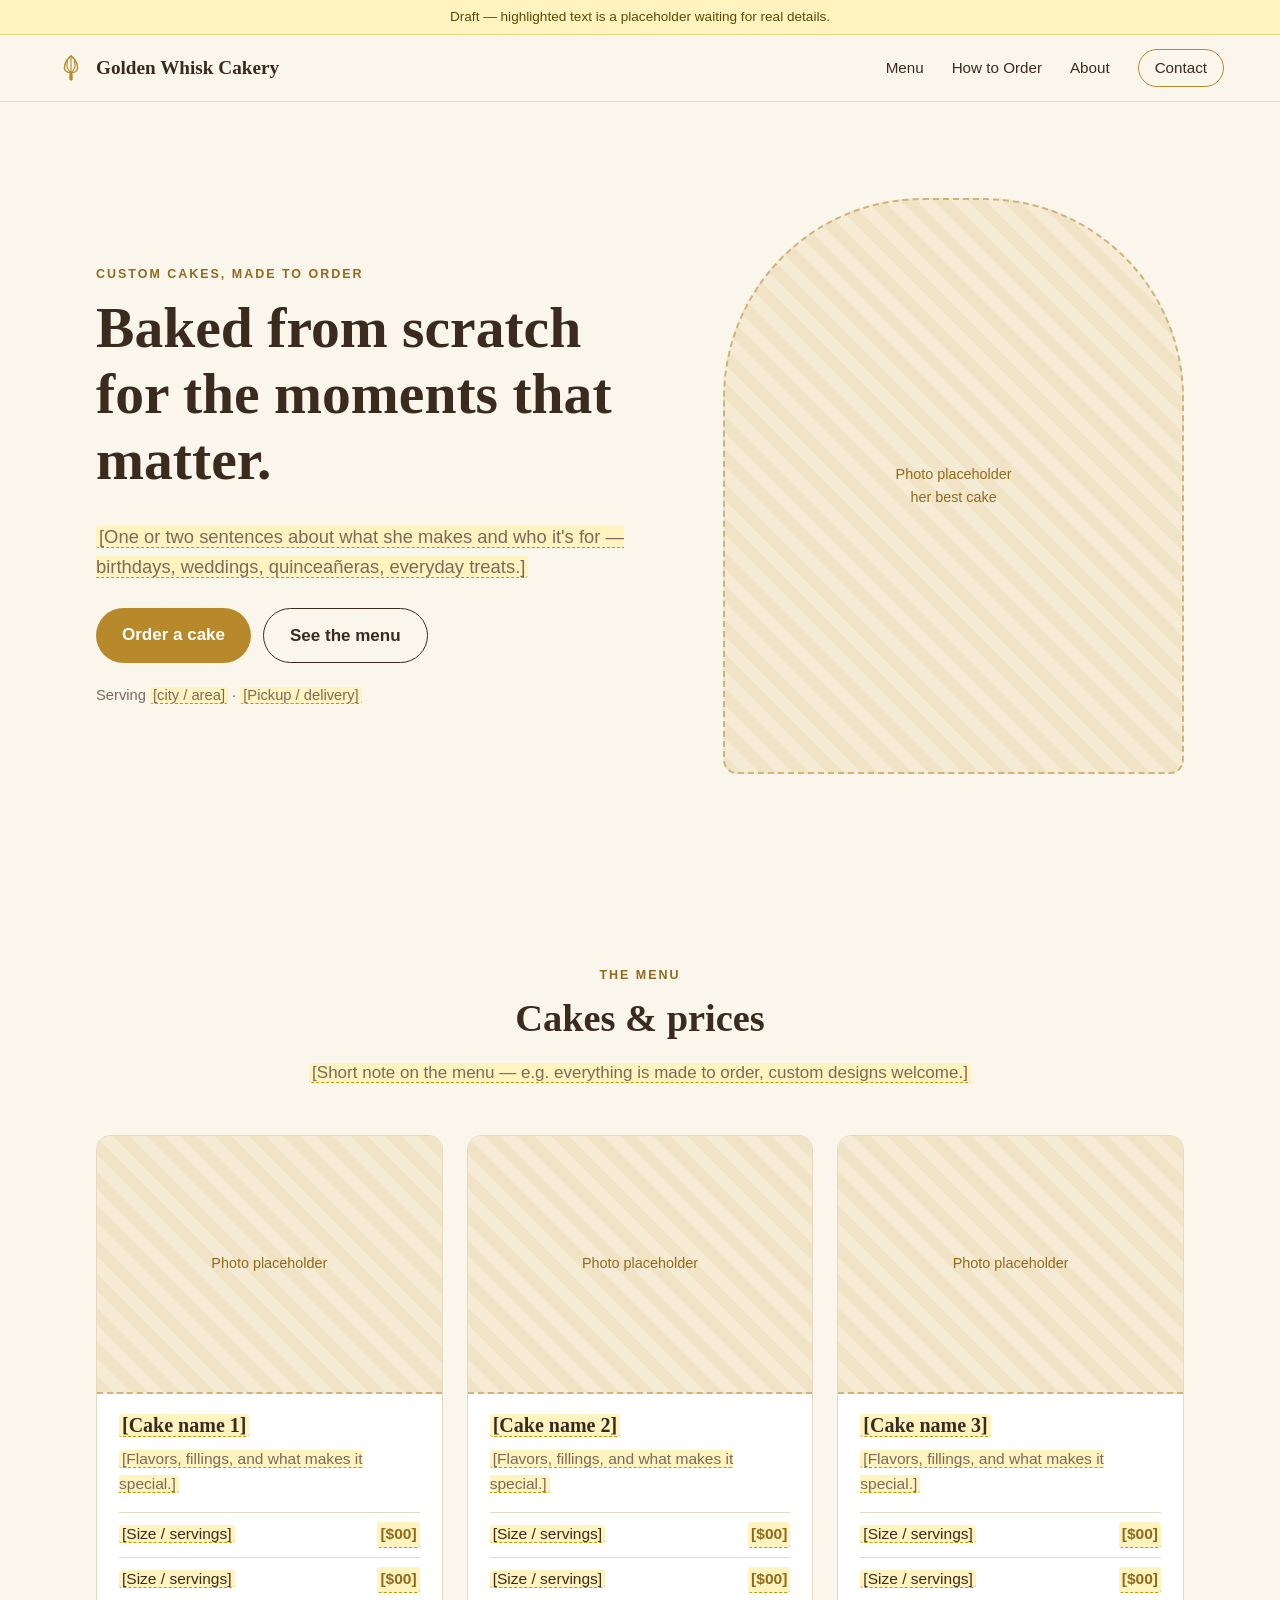
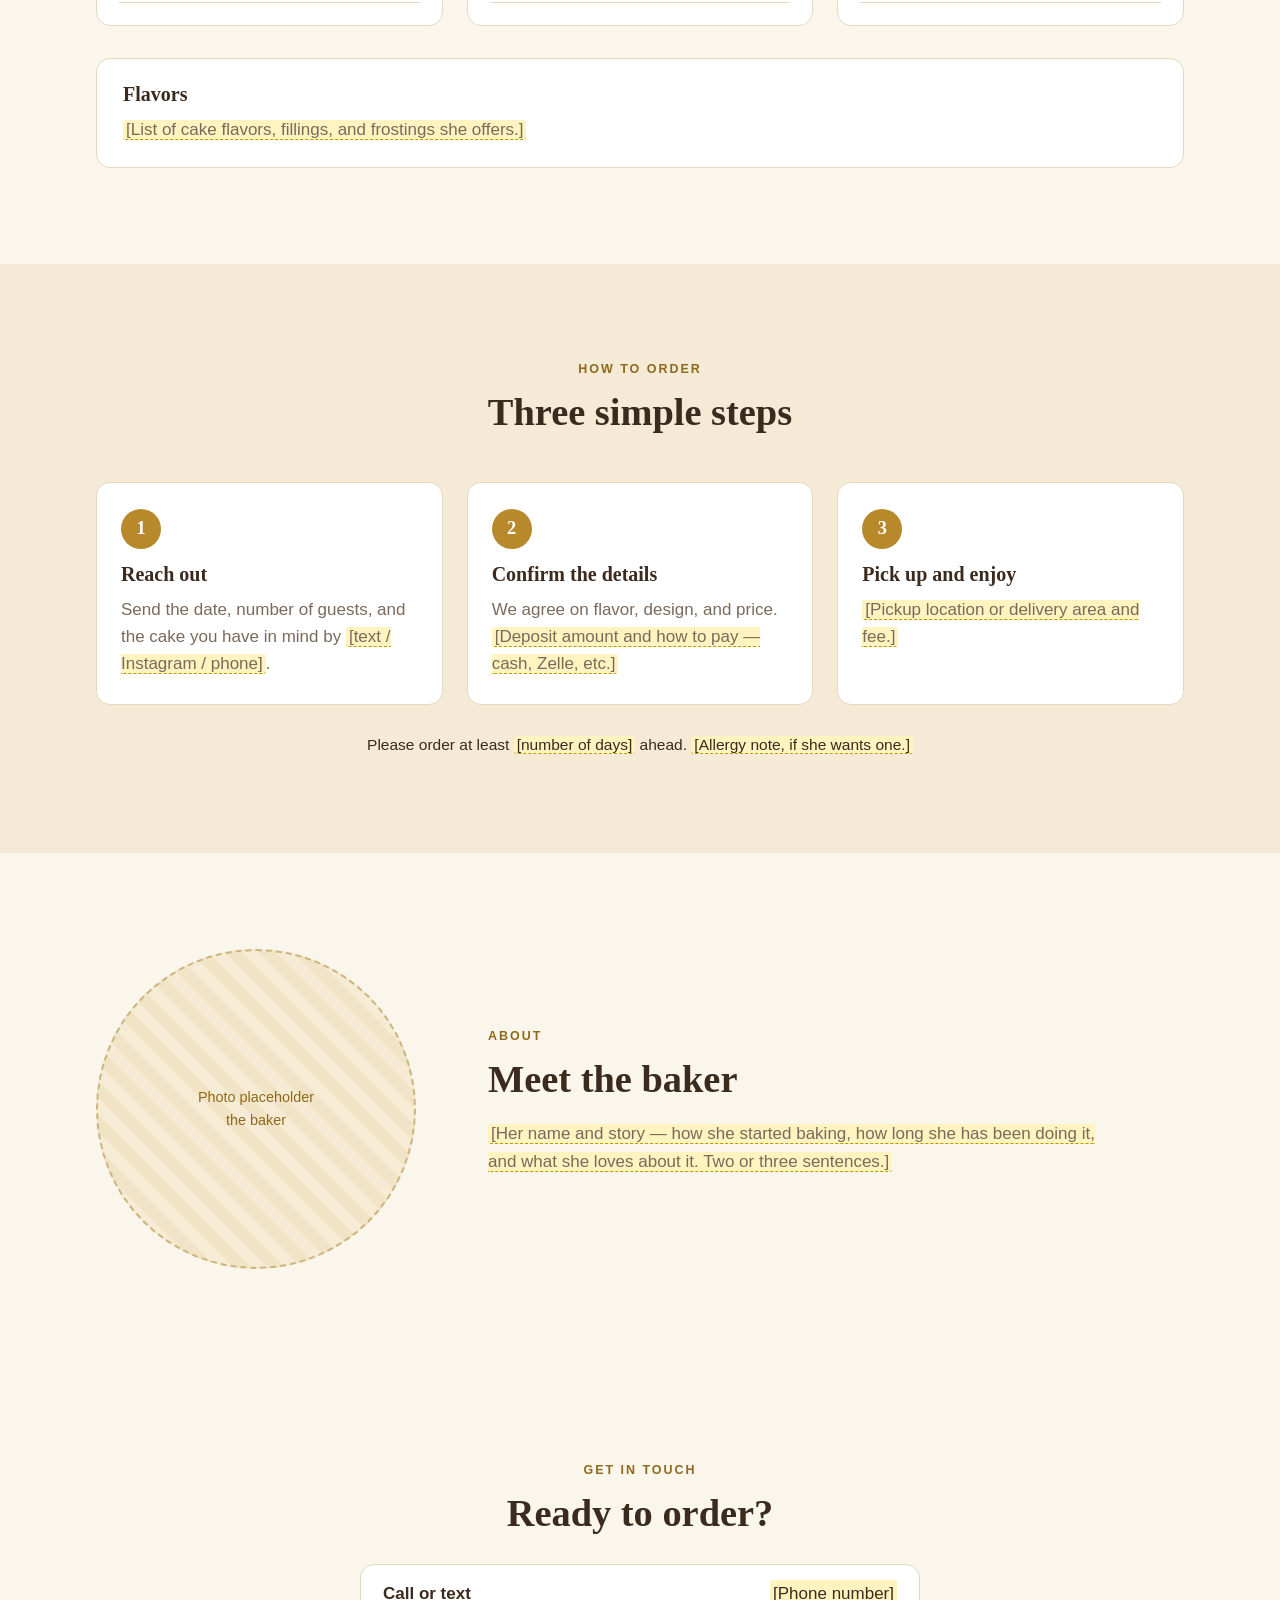
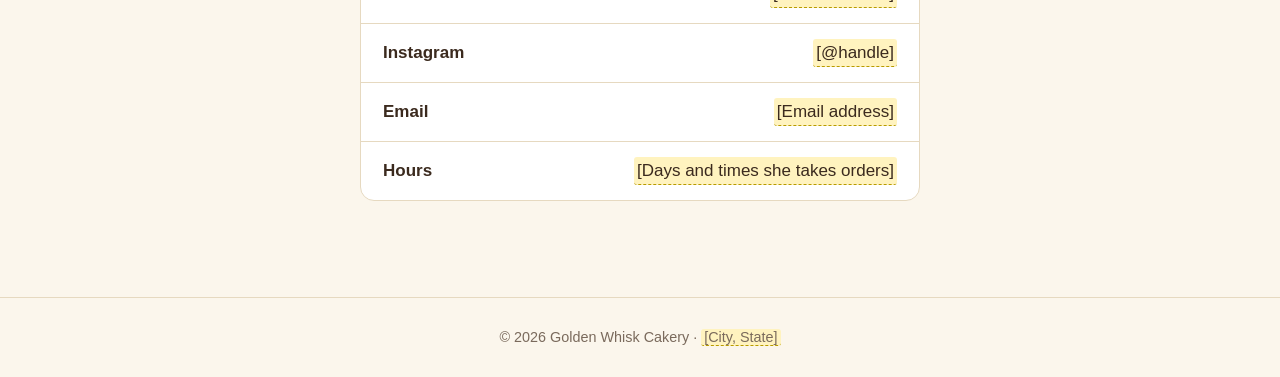
<file: index.html>
<!doctype html>
<html lang="en">
<head>
  <meta charset="utf-8">
  <meta name="viewport" content="width=device-width, initial-scale=1">
  <title>Golden Whisk Cakery</title>
  <meta name="description" content="Golden Whisk Cakery - custom cakes made to order.">
  <link rel="stylesheet" href="styles.css">
</head>
<body>

  <!-- DRAFT: every element with class="ph" is a placeholder to replace with real details.
       Delete this banner and the .ph styles in styles.css before the site goes live. -->
  <div class="draft-banner">Draft &mdash; highlighted text is a placeholder waiting for real details.</div>

  <header class="site-header">
    <a class="brand" href="#top">
      <svg class="whisk" viewBox="0 0 32 32" aria-hidden="true">
        <path d="M16 3c-5 4-7 9-7 13 0 3 3 5 7 5s7-2 7-5c0-4-2-9-7-13z" fill="none" stroke="currentColor" stroke-width="1.6"/>
        <path d="M16 3v18M12.5 8c-1.5 4-1.5 9 3.5 13M19.5 8c1.5 4 1.5 9-3.5 13" fill="none" stroke="currentColor" stroke-width="1.2"/>
        <rect x="14.2" y="21" width="3.6" height="8.5" rx="1.8" fill="currentColor"/>
      </svg>
      <span>Golden Whisk Cakery</span>
    </a>
    <nav aria-label="Main">
      <a href="#menu">Menu</a>
      <a href="#order">How to Order</a>
      <a href="#about">About</a>
      <a class="nav-cta" href="#contact">Contact</a>
    </nav>
  </header>

  <main id="top">

    <section class="hero">
      <div class="hero-text">
        <p class="eyebrow">Custom cakes, made to order</p>
        <h1>Baked from scratch for the moments that matter.</h1>
        <p class="lede"><span class="ph">[One or two sentences about what she makes and who it's for &mdash; birthdays, weddings, quincea&ntilde;eras, everyday treats.]</span></p>
        <div class="actions">
          <a class="btn btn-primary" href="#order">Order a cake</a>
          <a class="btn btn-ghost" href="#menu">See the menu</a>
        </div>
        <p class="hero-note">Serving <span class="ph">[city / area]</span> &middot; <span class="ph">[Pickup / delivery]</span></p>
      </div>
      <div class="photo photo-hero ph-photo"><span>Photo placeholder<br>her best cake</span></div>
    </section>

    <section id="menu" class="section">
      <div class="section-head">
        <p class="eyebrow">The menu</p>
        <h2>Cakes &amp; prices</h2>
        <p><span class="ph">[Short note on the menu &mdash; e.g. everything is made to order, custom designs welcome.]</span></p>
      </div>

      <div class="cards">
        <article class="card">
          <div class="photo ph-photo"><span>Photo placeholder</span></div>
          <div class="card-body">
            <h3><span class="ph">[Cake name 1]</span></h3>
            <p><span class="ph">[Flavors, fillings, and what makes it special.]</span></p>
            <ul class="prices">
              <li><span><span class="ph">[Size / servings]</span></span><span class="ph">[$00]</span></li>
              <li><span><span class="ph">[Size / servings]</span></span><span class="ph">[$00]</span></li>
            </ul>
          </div>
        </article>

        <article class="card">
          <div class="photo ph-photo"><span>Photo placeholder</span></div>
          <div class="card-body">
            <h3><span class="ph">[Cake name 2]</span></h3>
            <p><span class="ph">[Flavors, fillings, and what makes it special.]</span></p>
            <ul class="prices">
              <li><span><span class="ph">[Size / servings]</span></span><span class="ph">[$00]</span></li>
              <li><span><span class="ph">[Size / servings]</span></span><span class="ph">[$00]</span></li>
            </ul>
          </div>
        </article>

        <article class="card">
          <div class="photo ph-photo"><span>Photo placeholder</span></div>
          <div class="card-body">
            <h3><span class="ph">[Cake name 3]</span></h3>
            <p><span class="ph">[Flavors, fillings, and what makes it special.]</span></p>
            <ul class="prices">
              <li><span><span class="ph">[Size / servings]</span></span><span class="ph">[$00]</span></li>
              <li><span><span class="ph">[Size / servings]</span></span><span class="ph">[$00]</span></li>
            </ul>
          </div>
        </article>
      </div>

      <div class="flavors">
        <h3>Flavors</h3>
        <p><span class="ph">[List of cake flavors, fillings, and frostings she offers.]</span></p>
      </div>
    </section>

    <section id="order" class="section section-tint">
      <div class="section-head">
        <p class="eyebrow">How to order</p>
        <h2>Three simple steps</h2>
      </div>
      <ol class="steps">
        <li>
          <h3>Reach out</h3>
          <p>Send the date, number of guests, and the cake you have in mind by <span class="ph">[text / Instagram / phone]</span>.</p>
        </li>
        <li>
          <h3>Confirm the details</h3>
          <p>We agree on flavor, design, and price. <span class="ph">[Deposit amount and how to pay &mdash; cash, Zelle, etc.]</span></p>
        </li>
        <li>
          <h3>Pick up and enjoy</h3>
          <p><span class="ph">[Pickup location or delivery area and fee.]</span></p>
        </li>
      </ol>
      <p class="notice">Please order at least <span class="ph">[number of days]</span> ahead. <span class="ph">[Allergy note, if she wants one.]</span></p>
    </section>

    <section id="about" class="section about">
      <div class="photo photo-about ph-photo"><span>Photo placeholder<br>the baker</span></div>
      <div>
        <p class="eyebrow">About</p>
        <h2>Meet the baker</h2>
        <p><span class="ph">[Her name and story &mdash; how she started baking, how long she has been doing it, and what she loves about it. Two or three sentences.]</span></p>
      </div>
    </section>

    <section id="contact" class="section contact">
      <p class="eyebrow">Get in touch</p>
      <h2>Ready to order?</h2>
      <ul class="contact-list">
        <li><span class="label">Call or text</span><span class="ph">[Phone number]</span></li>
        <li><span class="label">Instagram</span><span class="ph">[@handle]</span></li>
        <li><span class="label">Email</span><span class="ph">[Email address]</span></li>
        <li><span class="label">Hours</span><span class="ph">[Days and times she takes orders]</span></li>
      </ul>
    </section>

  </main>

  <footer class="site-footer">
    <p>&copy; 2026 Golden Whisk Cakery &middot; <span class="ph">[City, State]</span></p>
  </footer>

</body>
</html>
</file>
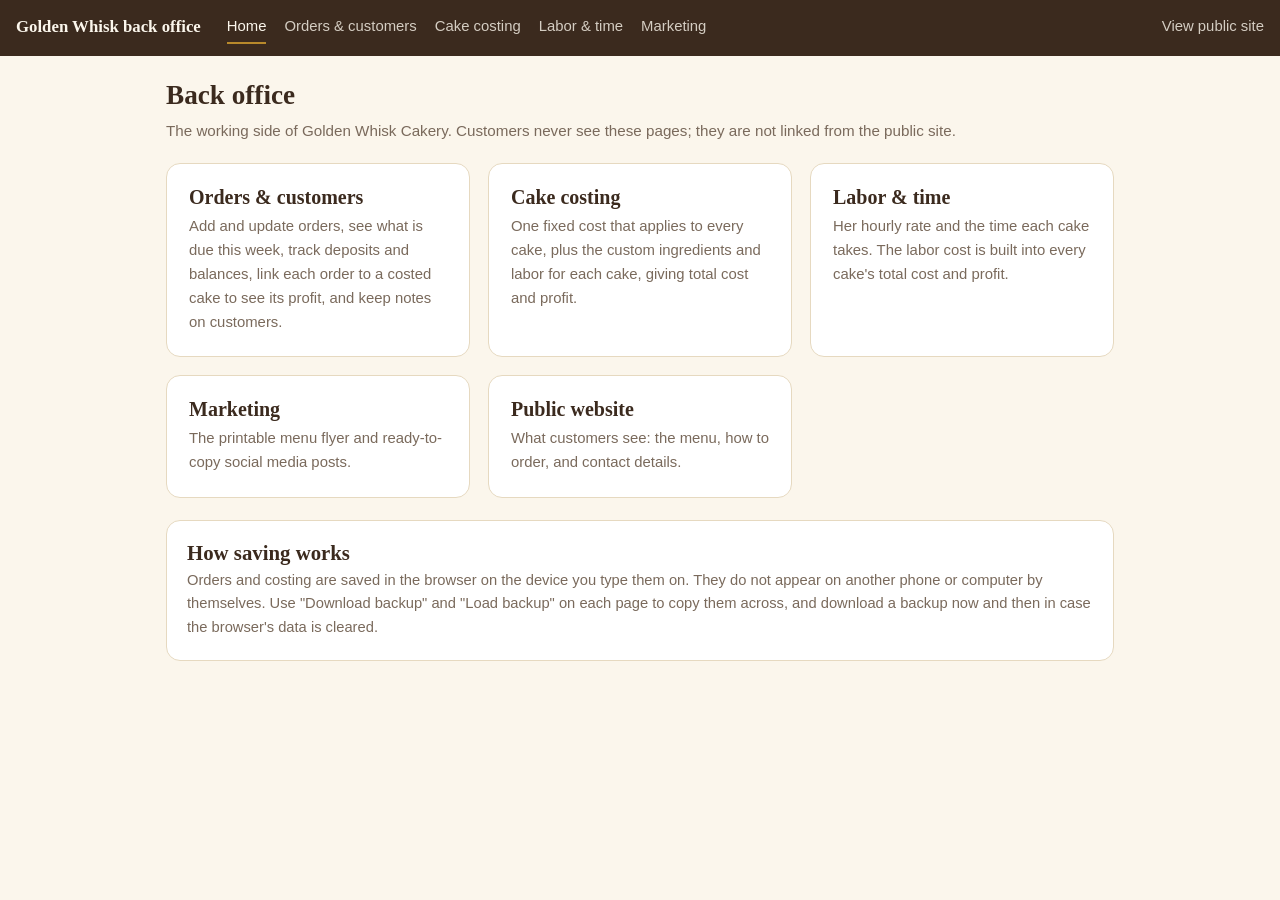
<file: admin/index.html>
<!doctype html>
<html lang="en">
<head>
  <meta charset="utf-8">
  <meta name="viewport" content="width=device-width, initial-scale=1">
  <meta name="robots" content="noindex, nofollow">
  <title>Back Office - Golden Whisk Cakery</title>
  <link rel="stylesheet" href="../styles.css">
  <link rel="stylesheet" href="admin.css">
</head>
<body>
<nav class="adminnav" aria-label="Back office">
  <strong>Golden Whisk back office</strong>
  <a href="./" class="on">Home</a><a href="orders/">Orders &amp; customers</a><a href="costing/">Cake costing</a><a href="labor/">Labor &amp; time</a><a href="marketing/">Marketing</a>
  <a class="site" href="../">View public site</a>
</nav>
<div class="wrap">
  <div class="top"><h1>Back office</h1></div>
  <p class="sub">The working side of Golden Whisk Cakery. Customers never see these pages; they are not linked from the public site.</p>

  <div class="tiles">
    <a class="tile" href="orders/">
      <h2>Orders &amp; customers</h2>
      <p>Add and update orders, see what is due this week, track deposits and balances, link each order to a costed cake to see its profit, and keep notes on customers.</p>
    </a>
    <a class="tile" href="costing/">
      <h2>Cake costing</h2>
      <p>One fixed cost that applies to every cake, plus the custom ingredients and labor for each cake, giving total cost and profit.</p>
    </a>
    <a class="tile" href="labor/">
      <h2>Labor &amp; time</h2>
      <p>Her hourly rate and the time each cake takes. The labor cost is built into every cake's total cost and profit.</p>
    </a>
    <a class="tile" href="marketing/">
      <h2>Marketing</h2>
      <p>The printable menu flyer and ready-to-copy social media posts.</p>
    </a>
    <a class="tile" href="../">
      <h2>Public website</h2>
      <p>What customers see: the menu, how to order, and contact details.</p>
    </a>
  </div>

  <section class="panel" style="margin-top:22px">
    <h2>How saving works</h2>
    <p class="hint" style="margin-bottom:0">Orders and costing are saved in the browser on the device you type them on. They do not appear on another phone or computer by themselves. Use "Download backup" and "Load backup" on each page to copy them across, and download a backup now and then in case the browser's data is cleared.</p>
  </section>
</div>
</body>
</html>
</file>
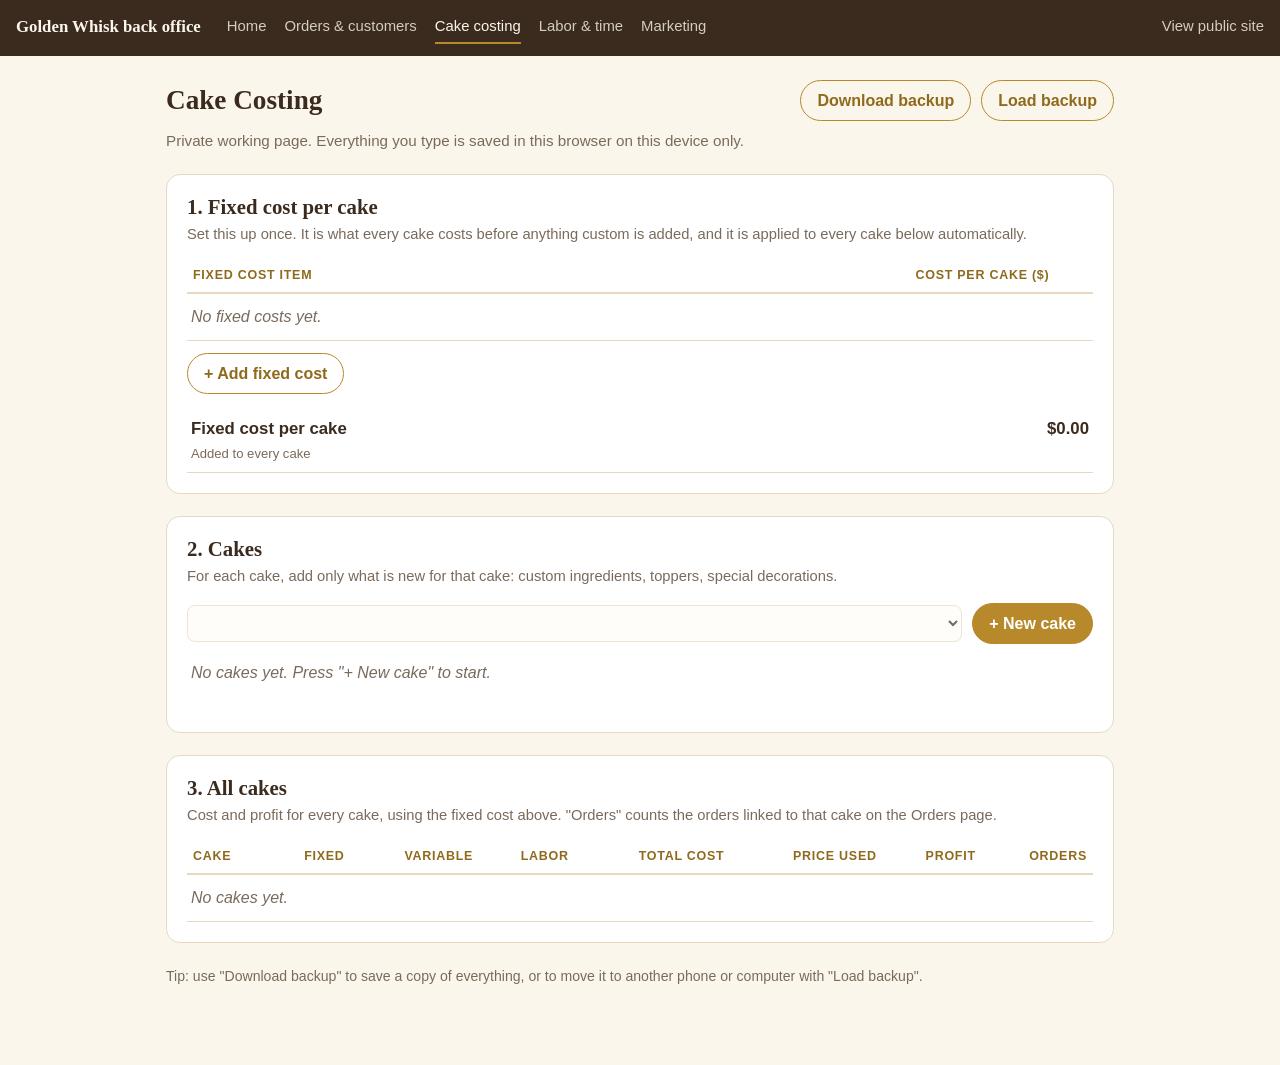
<file: admin/costing/index.html>
<!doctype html>
<html lang="en">
<head>
  <meta charset="utf-8">
  <meta name="viewport" content="width=device-width, initial-scale=1">
  <meta name="robots" content="noindex, nofollow">
  <title>Cake Costing - Golden Whisk Cakery</title>
  <link rel="stylesheet" href="../../styles.css">
  <link rel="stylesheet" href="../admin.css">
</head>
<body>
<nav class="adminnav" aria-label="Back office">
  <strong>Golden Whisk back office</strong>
  <a href="../">Home</a><a href="../orders/">Orders &amp; customers</a><a href="../costing/" class="on">Cake costing</a><a href="../labor/">Labor &amp; time</a><a href="../marketing/">Marketing</a>
  <a class="site" href="../../">View public site</a>
</nav>
<div class="wrap">
  <div class="top">
    <h1>Cake Costing</h1>
    <div class="savebar">
      <span class="saved" id="saved"></span>
      <button id="export">Download backup</button>
      <button id="importBtn">Load backup</button>
      <input type="file" id="import" accept="application/json,.json" hidden>
    </div>
  </div>
  <p class="sub">Private working page. Everything you type is saved in this browser on this device only.</p>

  <section class="panel" id="fixed">
    <h2>1. Fixed cost per cake</h2>
    <p class="hint">Set this up once. It is what every cake costs before anything custom is added, and it is applied to every cake below automatically.</p>
    <div class="scroll"><table>
      <thead><tr><th>Fixed cost item</th><th class="num">Cost per cake ($)</th><th></th></tr></thead>
      <tbody></tbody>
    </table></div>
    <div class="row-actions"><button data-add="fixed">+ Add fixed cost</button></div>
    <ul class="lines" style="margin-top:14px">
      <li class="total"><span>Fixed cost per cake<small>Added to every cake</small></span><span data-o="fixedTotal"></span></li>
    </ul>
  </section>

  <section class="panel" id="cake">
    <h2>2. Cakes</h2>
    <p class="hint">For each cake, add only what is new for that cake: custom ingredients, toppers, special decorations.</p>
    <div class="cakebar">
      <select id="cakeSel" aria-label="Choose a cake"></select>
      <button class="solid" id="addCake">+ New cake</button>
      <button id="delCake">Delete this cake</button>
    </div>
    <div id="cakeBody"></div>
  </section>

  <section class="panel">
    <h2>3. All cakes</h2>
    <p class="hint">Cost and profit for every cake, using the fixed cost above. "Orders" counts the orders linked to that cake on the Orders page.</p>
    <div class="scroll"><table>
      <thead><tr><th>Cake</th><th class="num">Fixed</th><th class="num">Variable</th><th class="num">Labor</th><th class="num">Total cost</th><th class="num">Price used</th><th class="num">Profit</th><th class="num">Orders</th></tr></thead>
      <tbody id="summary"></tbody>
    </table></div>
  </section>

  <p class="note">Tip: use "Download backup" to save a copy of everything, or to move it to another phone or computer with "Load backup".</p>
</div>

<script src="../cost.js"></script>
<script>
(function () {
  "use strict";
  var KEY = GWC.KEY;   // v2: fixed cost per cake set once + custom variable items per cake
  var $ = function (s, r) { return (r || document).querySelector(s); };
  var uid = function () { return Math.random().toString(36).slice(2, 9); };
  var num = function (v) { var n = parseFloat(v); return isFinite(n) ? n : 0; };
  var esc = function (s) { return String(s == null ? "" : s).replace(/[&<>"]/g, function (c) { return { "&": "&amp;", "<": "&lt;", ">": "&gt;", '"': "&quot;" }[c]; }); };
  var usd = new Intl.NumberFormat("en-US", { style: "currency", currency: "USD" });
  var sum = function (list) { return list.reduce(function (s, x) { return s + num(x.amount); }, 0); };

  var blank = GWC.blank, state = GWC.load();

  function save() {
    try {
      localStorage.setItem(KEY, JSON.stringify(state));
      $("#saved").textContent = "Saved " + new Date().toLocaleTimeString([], { hour: "numeric", minute: "2-digit" });
    } catch (e) { $("#saved").textContent = "Could not save in this browser - use Download backup"; }
  }
  function cake() { return state.cakes.filter(function (c) { return c.id === state.current; })[0] || null; }

  // ---------- rendering (structure) ----------
  function rowsHtml(list, ph, emptyText) {
    return list.map(function (x) {
      return '<tr data-id="' + x.id + '">' +
        '<td><input data-k="name" value="' + esc(x.name) + '" placeholder="' + ph + '" aria-label="Item"></td>' +
        '<td><input type="number" min="0" step="0.01" inputmode="decimal" data-k="amount" value="' + esc(x.amount) + '" aria-label="Cost"></td>' +
        '<td><button class="del" data-del title="Remove" aria-label="Remove item">&times;</button></td></tr>';
    }).join("") || '<tr><td colspan="3" class="empty">' + emptyText + "</td></tr>";
  }
  function renderFixed() {
    $("#fixed tbody").innerHTML = rowsHtml(state.fixed, "e.g. base ingredients, box, her time", "No fixed costs yet.");
  }
  function renderCake() {
    var sel = $("#cakeSel"), c = cake();
    sel.innerHTML = state.cakes.map(function (k) {
      return '<option value="' + k.id + '"' + (k.id === state.current ? " selected" : "") + ">" + esc(k.name || "Untitled cake") + "</option>";
    }).join("");
    sel.disabled = !state.cakes.length;
    $("#delCake").hidden = !c;
    var body = $("#cakeBody");
    if (!c) { body.innerHTML = '<p class="empty">No cakes yet. Press "+ New cake" to start.</p>'; return; }
    body.innerHTML =
      '<div class="fields"><div><label for="f-name">Cake name</label><input id="f-name" data-c="name" type="text" value="' + esc(c.name) + '" placeholder="e.g. Maria\'s birthday cake"></div></div>' +
      '<h3 class="group">Variable costs - custom for this cake</h3>' +
      '<div class="scroll"><table id="lines"><thead><tr><th>Custom ingredient or extra</th><th class="num">Cost ($)</th><th></th></tr></thead><tbody>' +
      rowsHtml(c.lines, "e.g. fresh strawberries, topper", "Nothing custom added to this cake yet.") +
      '</tbody></table></div>' +
      '<div class="row-actions"><button id="addLine">+ Add custom ingredient</button></div>' +
      '<ul class="lines"><li class="total"><span>Total variable cost</span><span data-o="variable"></span></li></ul>' +
      '<h3 class="group">Labor - her time on this cake</h3>' +
      '<ul class="lines">' +
        '<li><span>Labor<small data-o="laborNote"></small></span><span data-o="labor"></span></li>' +
      '</ul>' +
      '<p class="note" style="margin:6px 4px 0">Time and hourly rate are set on the <a href="../labor/">Labor &amp; time</a> tab.</p>' +
      '<h3 class="group">Fixed costs - same for every cake</h3>' +
      '<ul class="lines">' +
        '<li><span>Fixed cost per cake<small>From step 1</small></span><span data-o="fixed"></span></li>' +
        '<li class="total"><span>TOTAL COST<small>Variable + labor + fixed</small></span><span data-o="cost"></span></li>' +
      '</ul>' +
      '<h3 class="group">Price</h3>' +
      '<div class="fields">' +
        '<div><label for="f-markup">Profit markup (%)</label><input id="f-markup" data-c="markup" type="number" min="0" step="1" inputmode="decimal" value="' + esc(c.markup) + '"></div>' +
        '<div><label for="f-price">Price she actually charges ($) - optional</label><input id="f-price" data-c="price" type="number" min="0" step="0.01" inputmode="decimal" value="' + esc(c.price) + '"></div>' +
      '</div>' +
      '<ul class="lines"><li class="big"><span>Suggested price<small>Total cost plus markup</small></span><span data-o="suggested"></span></li></ul>' +
      '<h3 class="group">Profit check</h3>' +
      '<ul class="lines">' +
        '<li><span>Price used<small data-o="usedNote"></small></span><span data-o="used"></span></li>' +
        '<li><span>Total cost</span><span data-o="cost2"></span></li>' +
        '<li class="big"><span>PROFIT<small>Price used minus total cost</small></span><span data-o="profit"></span></li>' +
        '<li><span>Profit margin<small>Profit as a share of the price</small></span><span data-o="margin"></span></li>' +
      '</ul>';
  }
  function render() { renderFixed(); renderCake(); calc(); }

  // ---------- calculations (numbers only, never rebuilds inputs) ----------
  function set(root, key, text, neg) {
    var el = root.querySelector('[data-o="' + key + '"]');
    if (el) { el.textContent = text; el.classList.toggle("neg", !!neg); }
  }
  function figures(c) { return GWC.figures(state, c); }
  function calc() {
    var fixed = sum(state.fixed);
    set(document, "fixedTotal", usd.format(fixed));
    var c = cake();
    if (c) {
      var f = figures(c), body = $("#cakeBody");
      set(body, "fixed", usd.format(fixed));
      set(body, "variable", usd.format(f.variable));
      set(body, "labor", usd.format(f.labor));
      set(body, "laborNote", f.minutes > 0 ? GWC.timeText(f.minutes) + " at " + usd.format(num(state.wage)) + " per hour" : "No time entered for this cake yet");
      set(body, "cost", usd.format(f.cost));
      set(body, "cost2", usd.format(f.cost));
      set(body, "suggested", usd.format(f.suggested));
      set(body, "used", usd.format(f.price));
      set(body, "usedNote", f.actual ? "The price she actually charges" : "Suggested price (no actual price entered)");
      set(body, "profit", usd.format(f.profit), f.profit < 0);
      set(body, "margin", f.margin != null ? Math.round(f.margin * 100) + "%" : "-", f.profit < 0);
    }
    var used = {};   // orders linked to each cake on the Orders page (same browser)
    try { (JSON.parse(localStorage.getItem("gwc-orders-v1") || "{}").orders || []).forEach(function (o) { if (o.cakeId && o.status !== "Cancelled") used[o.cakeId] = (used[o.cakeId] || 0) + 1; }); } catch (e) {}
    $("#summary").innerHTML = state.cakes.map(function (k) {
      var g = figures(k);
      return "<tr><td>" + esc(k.name || "Untitled cake") + '</td><td class="num">' + usd.format(fixed) + '</td><td class="num">' + usd.format(g.variable) + '</td><td class="num">' + usd.format(g.labor) +
        '</td><td class="num out">' + usd.format(g.cost) + '</td><td class="num">' + usd.format(g.price) +
        '</td><td class="num out' + (g.profit < 0 ? " neg" : "") + '">' + usd.format(g.profit) + '</td><td class="num">' + (used[k.id] || 0) + "</td></tr>";
    }).join("") || '<tr><td colspan="8" class="empty">No cakes yet.</td></tr>';
  }

  // ---------- events ----------
  function bindRows(root, getList, rerender) {
    root.addEventListener("input", function (e) {
      var tr = e.target.closest("tbody tr[data-id]"), list = getList(); if (!tr || !list || !e.target.dataset.k) return;
      list.filter(function (x) { return x.id === tr.dataset.id; })[0][e.target.dataset.k] = e.target.value; save(); calc();
    });
    root.addEventListener("click", function (e) {
      var del = e.target.closest("tbody [data-del]"), list = getList(); if (!del || !list) return;
      var id = del.closest("tr").dataset.id, i = list.map(function (x) { return x.id; }).indexOf(id);
      if (i > -1) list.splice(i, 1); save(); rerender(); calc();
    });
  }
  var newRow = function () { return { id: uid(), name: "", amount: "" }; };
  var focusLast = function (root) { var i = root.querySelector("tbody tr:last-child input"); if (i) i.focus(); };

  var fixedSec = $("#fixed");
  bindRows(fixedSec, function () { return state.fixed; }, renderFixed);
  $("[data-add=fixed]").addEventListener("click", function () { state.fixed.push(newRow()); save(); renderFixed(); calc(); focusLast(fixedSec); });

  var body = $("#cakeBody");
  bindRows(body, function () { var c = cake(); return c && c.lines; }, renderCake);
  body.addEventListener("input", function (e) {
    var c = cake(), t = e.target; if (!c || !t.dataset.c) return;
    c[t.dataset.c] = t.value;
    if (t.dataset.c === "name") { var o = $("#cakeSel").selectedOptions[0]; if (o) o.textContent = t.value || "Untitled cake"; }
    save(); calc();
  });
  body.addEventListener("click", function (e) {
    var c = cake(); if (!c || e.target.id !== "addLine") return;
    c.lines.push(newRow()); save(); renderCake(); calc(); focusLast($("#lines"));
  });
  $("#cakeSel").addEventListener("change", function (e) { state.current = e.target.value; save(); renderCake(); calc(); });
  $("#addCake").addEventListener("click", function () {
    var c = { id: uid(), name: "", lines: [], markup: "", price: "" }; state.cakes.push(c); state.current = c.id; save(); renderCake(); calc(); $("#f-name").focus();
  });
  $("#delCake").addEventListener("click", function () {
    var c = cake(); if (!c || !confirm('Delete "' + (c.name || "Untitled cake") + '"? This cannot be undone.')) return;
    state.cakes = state.cakes.filter(function (x) { return x.id !== c.id; });
    state.current = state.cakes.length ? state.cakes[0].id : null; save(); renderCake(); calc();
  });

  // ---------- backup ----------
  $("#export").addEventListener("click", function () {
    var a = document.createElement("a");
    a.href = URL.createObjectURL(new Blob([JSON.stringify(state, null, 2)], { type: "application/json" }));
    a.download = "golden-whisk-costing-" + new Date().toISOString().slice(0, 10) + ".json";
    a.click(); setTimeout(function () { URL.revokeObjectURL(a.href); }, 1000);
  });
  $("#importBtn").addEventListener("click", function () { $("#import").click(); });
  $("#import").addEventListener("change", function (e) {
    var f = e.target.files[0]; if (!f) return;
    var r = new FileReader();
    r.onload = function () {
      try {
        var d = JSON.parse(r.result);
        var ok = d && Array.isArray(d.fixed) && Array.isArray(d.cakes) && d.cakes.every(function (c) { return Array.isArray(c.lines) && c.lines.every(function (l) { return "amount" in l; }); });
        if (!ok) throw new Error("bad file");
        if (!confirm("Replace everything on this page with the backup?")) return;
        state = Object.assign(blank(), d); save(); render();
      } catch (err) { alert("That file is not a backup from this costing page."); }
      e.target.value = "";
    };
    r.readAsText(f);
  });

  // Another tab (e.g. Labor & time) changed the data: pick it up instead of overwriting it.
  window.addEventListener("storage", function (e) { if (e.key === KEY) { var cur = state.current; state = GWC.load(); state.current = cur; render(); } });
  window.addEventListener("pageshow", function (e) { if (e.persisted) { state = GWC.load(); render(); } });

  if (!cake() && state.cakes.length) state.current = state.cakes[0].id;
  render();
})();
</script>
</body>
</html>
</file>
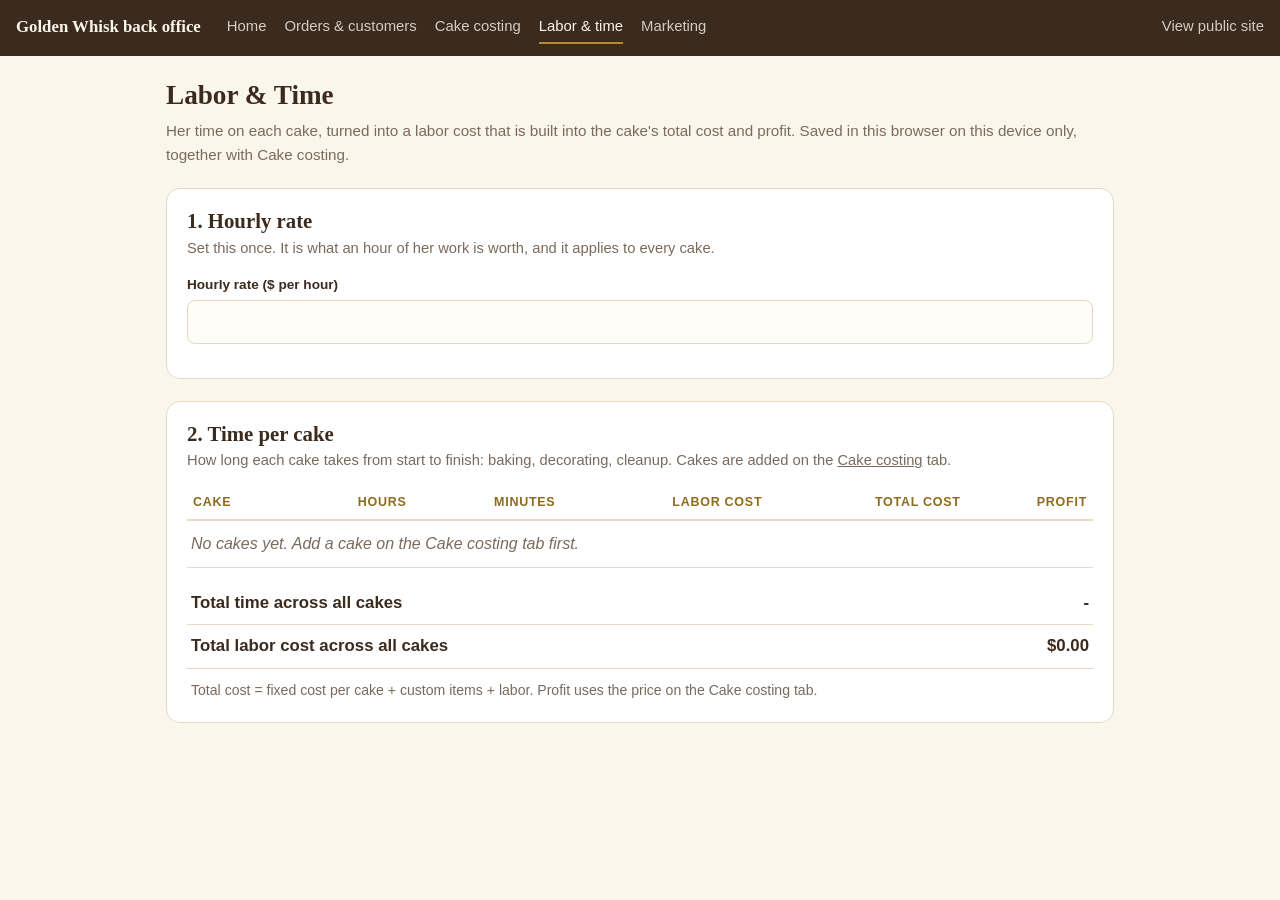
<file: admin/labor/index.html>
<!doctype html>
<html lang="en">
<head>
  <meta charset="utf-8">
  <meta name="viewport" content="width=device-width, initial-scale=1">
  <meta name="robots" content="noindex, nofollow">
  <title>Labor &amp; Time - Golden Whisk Cakery</title>
  <link rel="stylesheet" href="../../styles.css">
  <link rel="stylesheet" href="../admin.css">
</head>
<body>
<nav class="adminnav" aria-label="Back office">
  <strong>Golden Whisk back office</strong>
  <a href="../">Home</a><a href="../orders/">Orders &amp; customers</a><a href="../costing/">Cake costing</a><a href="../labor/" class="on">Labor &amp; time</a><a href="../marketing/">Marketing</a>
  <a class="site" href="../../">View public site</a>
</nav>
<div class="wrap">
  <div class="top">
    <h1>Labor &amp; Time</h1>
    <span class="saved" id="saved"></span>
  </div>
  <p class="sub">Her time on each cake, turned into a labor cost that is built into the cake's total cost and profit. Saved in this browser on this device only, together with Cake costing.</p>

  <section class="panel">
    <h2>1. Hourly rate</h2>
    <p class="hint">Set this once. It is what an hour of her work is worth, and it applies to every cake.</p>
    <div class="fields">
      <div><label for="wage">Hourly rate ($ per hour)</label><input id="wage" type="number" min="0" step="0.01" inputmode="decimal"></div>
    </div>
  </section>

  <section class="panel">
    <h2>2. Time per cake</h2>
    <p class="hint">How long each cake takes from start to finish: baking, decorating, cleanup. Cakes are added on the <a href="../costing/">Cake costing</a> tab.</p>
    <div class="scroll"><table>
      <thead><tr><th>Cake</th><th class="num">Hours</th><th class="num">Minutes</th><th class="num">Labor cost</th><th class="num">Total cost</th><th class="num">Profit</th></tr></thead>
      <tbody id="rows"></tbody>
    </table></div>
    <ul class="lines" style="margin-top:14px">
      <li class="total"><span>Total time across all cakes</span><span id="tTime"></span></li>
      <li class="total"><span>Total labor cost across all cakes</span><span id="tLabor"></span></li>
    </ul>
    <p class="note" style="margin:10px 4px 0">Total cost = fixed cost per cake + custom items + labor. Profit uses the price on the Cake costing tab.</p>
  </section>
</div>

<script src="../cost.js"></script>
<script>
(function () {
  "use strict";
  var $ = function (s) { return document.querySelector(s); };
  var esc = function (s) { return String(s == null ? "" : s).replace(/[&<>"]/g, function (c) { return { "&": "&amp;", "<": "&lt;", ">": "&gt;", '"': "&quot;" }[c]; }); };
  var usd = new Intl.NumberFormat("en-US", { style: "currency", currency: "USD" });
  var state = GWC.load();

  function save() {
    try {
      localStorage.setItem(GWC.KEY, JSON.stringify(state));
      $("#saved").textContent = "Saved " + new Date().toLocaleTimeString([], { hour: "numeric", minute: "2-digit" });
    } catch (e) { $("#saved").textContent = "Could not save in this browser"; }
  }
  function render() {
    $("#wage").value = state.wage == null ? "" : state.wage;
    $("#rows").innerHTML = state.cakes.map(function (c) {
      var n = esc(c.name || "Untitled cake");
      return '<tr data-id="' + c.id + '"><td>' + n + "</td>" +
        '<td><input type="number" min="0" step="1" inputmode="numeric" data-k="hours" value="' + esc(c.hours) + '" aria-label="Hours for ' + n + '"></td>' +
        '<td><input type="number" min="0" max="59" step="1" inputmode="numeric" data-k="minutes" value="' + esc(c.minutes) + '" aria-label="Minutes for ' + n + '"></td>' +
        '<td class="out num" data-o="labor"></td><td class="out num" data-o="cost"></td><td class="out num" data-o="profit"></td></tr>';
    }).join("") || '<tr><td colspan="6" class="empty">No cakes yet. Add a cake on the Cake costing tab first.</td></tr>';
    calc();
  }
  function calc() {   // numbers only, never rebuilds inputs
    var mins = 0, labor = 0;
    state.cakes.forEach(function (c) {
      var f = GWC.figures(state, c), tr = document.querySelector('#rows tr[data-id="' + c.id + '"]'); if (!tr) return;
      mins += f.minutes; labor += f.labor;
      tr.querySelector('[data-o="labor"]').textContent = usd.format(f.labor);
      tr.querySelector('[data-o="cost"]').textContent = usd.format(f.cost);
      var p = tr.querySelector('[data-o="profit"]'); p.textContent = usd.format(f.profit); p.classList.toggle("neg", f.profit < 0);
    });
    $("#tTime").textContent = mins > 0 ? GWC.timeText(mins) : "-";
    $("#tLabor").textContent = usd.format(labor);
  }
  $("#wage").addEventListener("input", function (e) { state.wage = e.target.value; save(); calc(); });
  $("#rows").addEventListener("input", function (e) {
    var tr = e.target.closest("tr[data-id]"); if (!tr || !e.target.dataset.k) return;
    state.cakes.filter(function (c) { return c.id === tr.dataset.id; })[0][e.target.dataset.k] = e.target.value;
    save(); calc();
  });
  // Another tab (e.g. Cake costing) changed the data: pick it up instead of overwriting it.
  window.addEventListener("storage", function (e) { if (e.key === GWC.KEY) { state = GWC.load(); render(); } });
  window.addEventListener("pageshow", function (e) { if (e.persisted) { state = GWC.load(); render(); } });
  render();
})();
</script>
</body>
</html>
</file>
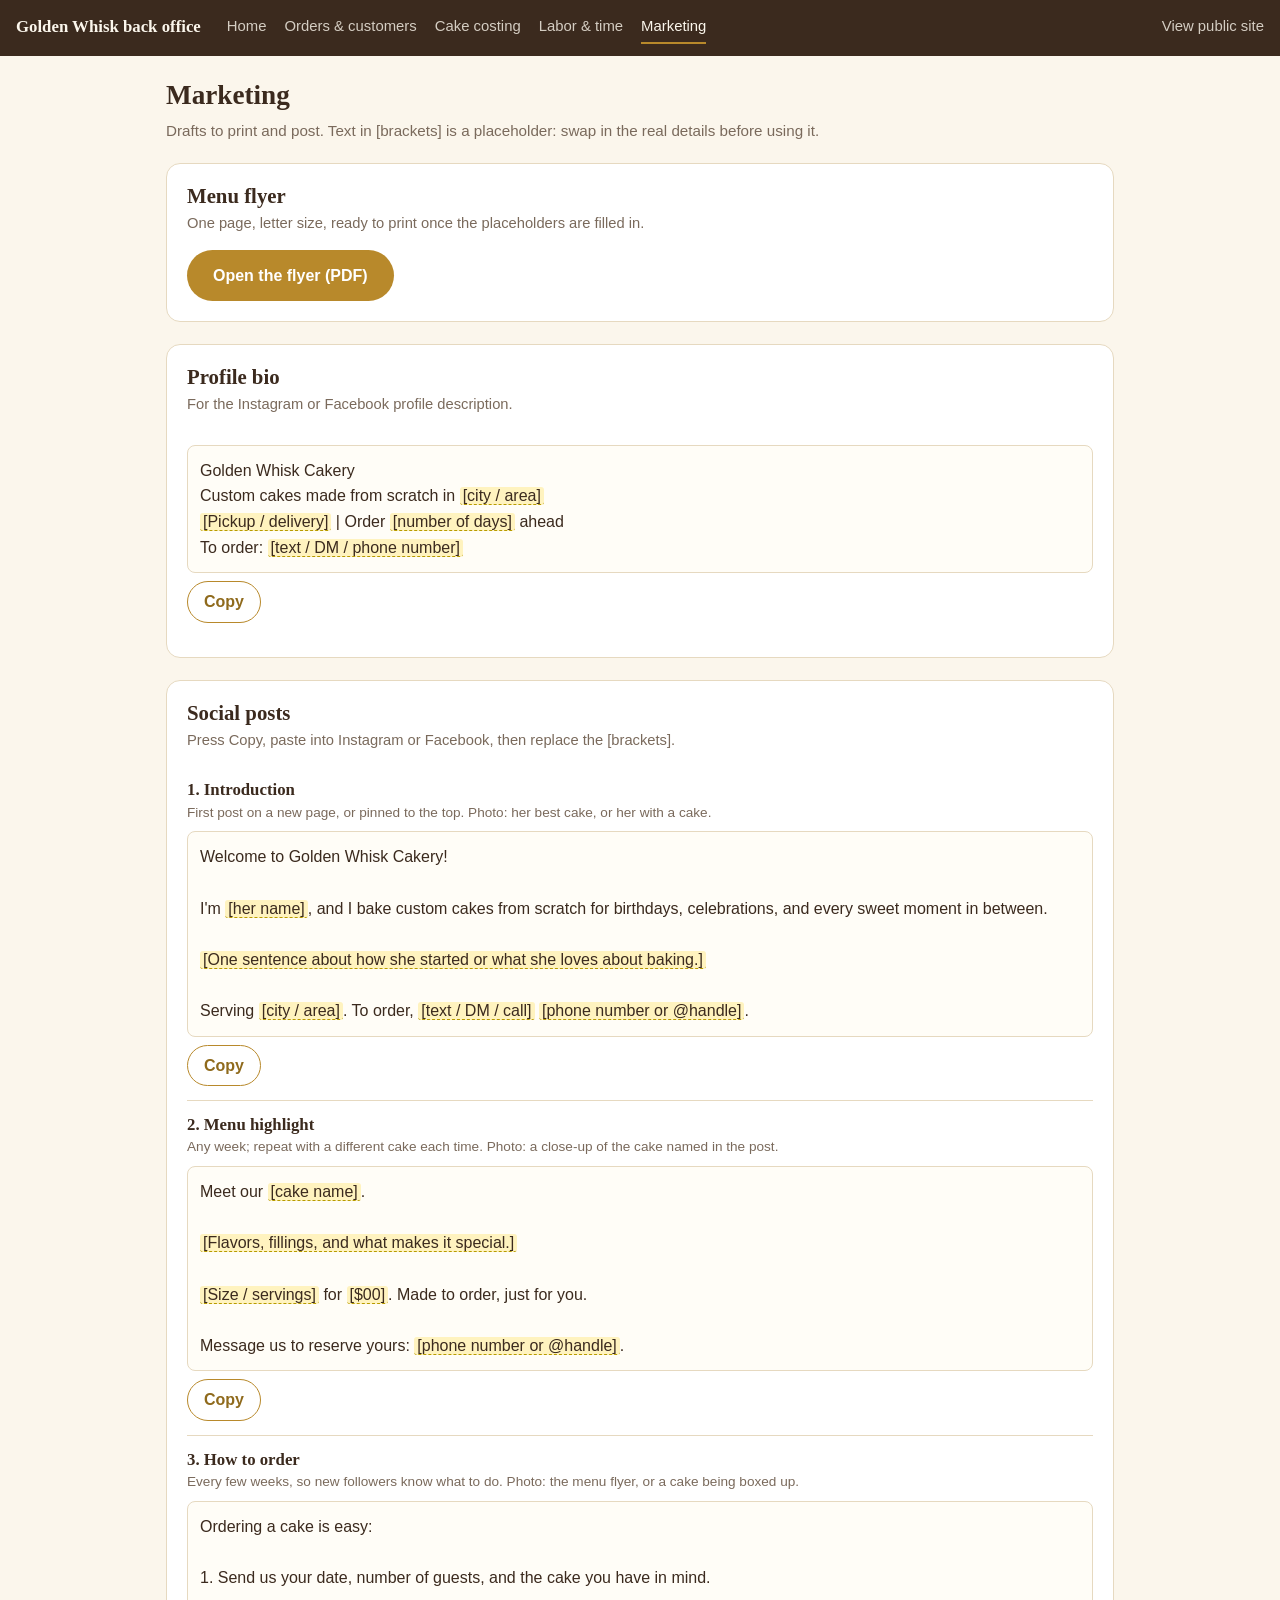
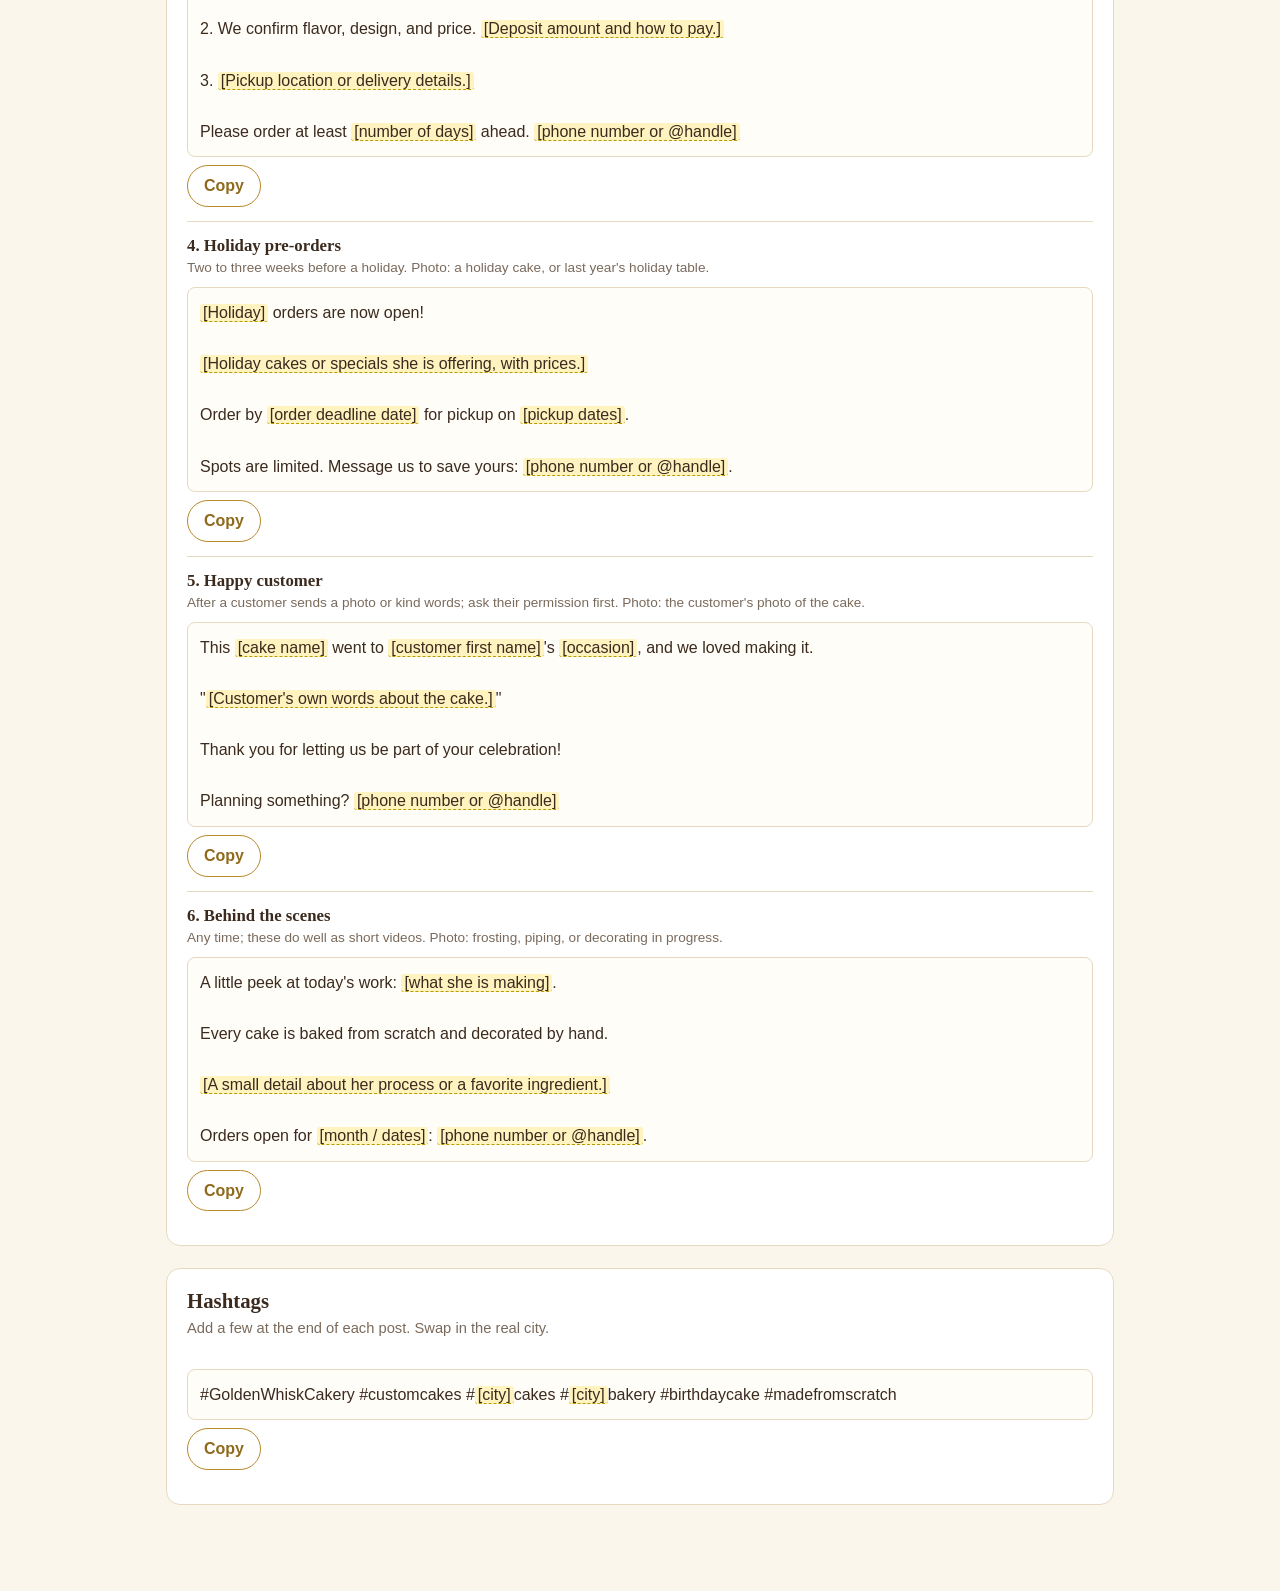
<file: admin/marketing/index.html>
<!doctype html>
<html lang="en">
<head>
  <meta charset="utf-8">
  <meta name="viewport" content="width=device-width, initial-scale=1">
  <meta name="robots" content="noindex, nofollow">
  <title>Marketing - Golden Whisk Cakery</title>
  <link rel="stylesheet" href="../../styles.css">
  <link rel="stylesheet" href="../admin.css">
</head>
<body>
<nav class="adminnav" aria-label="Back office">
  <strong>Golden Whisk back office</strong>
  <a href="../">Home</a><a href="../orders/">Orders &amp; customers</a><a href="../costing/">Cake costing</a><a href="../labor/">Labor &amp; time</a><a href="../marketing/" class="on">Marketing</a>
  <a class="site" href="../../">View public site</a>
</nav>
<div class="wrap">
  <div class="top"><h1>Marketing</h1></div>
  <p class="sub">Drafts to print and post. Text in [brackets] is a placeholder: swap in the real details before using it.</p>

  <section class="panel">
    <h2>Menu flyer</h2>
    <p class="hint">One page, letter size, ready to print once the placeholders are filled in.</p>
    <a class="btn btn-primary" href="menu-flyer.pdf" target="_blank" rel="noopener">Open the flyer (PDF)</a>
  </section>

  <section class="panel">
    <h2>Profile bio</h2>
    <p class="hint">For the Instagram or Facebook profile description.</p>
    <div class="post" id="bio"></div>
  </section>

  <section class="panel">
    <h2>Social posts</h2>
    <p class="hint">Press Copy, paste into Instagram or Facebook, then replace the [brackets].</p>
    <div id="posts"></div>
  </section>

  <section class="panel">
    <h2>Hashtags</h2>
    <p class="hint">Add a few at the end of each post. Swap in the real city.</p>
    <div class="post" id="tags"></div>
  </section>
</div>

<script>
(function () {
  "use strict";
  var esc = function (s) { return s.replace(/[&<>"]/g, function (c) { return { "&": "&amp;", "<": "&lt;", ">": "&gt;", '"': "&quot;" }[c]; }); };
  var mark = function (s) { return esc(s).replace(/\[[^\]]+\]/g, function (m) { return '<span class="ph">' + m + "</span>"; }); };
  var CONTACT = "[phone number or @handle]";
  var POSTS = [
    { t: "1. Introduction", when: "First post on a new page, or pinned to the top. Photo: her best cake, or her with a cake.", lines: [
      "Welcome to Golden Whisk Cakery!",
      "I'm [her name], and I bake custom cakes from scratch for birthdays, celebrations, and every sweet moment in between.",
      "[One sentence about how she started or what she loves about baking.]",
      "Serving [city / area]. To order, [text / DM / call] " + CONTACT + "." ] },
    { t: "2. Menu highlight", when: "Any week; repeat with a different cake each time. Photo: a close-up of the cake named in the post.", lines: [
      "Meet our [cake name].",
      "[Flavors, fillings, and what makes it special.]",
      "[Size / servings] for [$00]. Made to order, just for you.",
      "Message us to reserve yours: " + CONTACT + "." ] },
    { t: "3. How to order", when: "Every few weeks, so new followers know what to do. Photo: the menu flyer, or a cake being boxed up.", lines: [
      "Ordering a cake is easy:",
      "1. Send us your date, number of guests, and the cake you have in mind.",
      "2. We confirm flavor, design, and price. [Deposit amount and how to pay.]",
      "3. [Pickup location or delivery details.]",
      "Please order at least [number of days] ahead. " + CONTACT ] },
    { t: "4. Holiday pre-orders", when: "Two to three weeks before a holiday. Photo: a holiday cake, or last year's holiday table.", lines: [
      "[Holiday] orders are now open!",
      "[Holiday cakes or specials she is offering, with prices.]",
      "Order by [order deadline date] for pickup on [pickup dates].",
      "Spots are limited. Message us to save yours: " + CONTACT + "." ] },
    { t: "5. Happy customer", when: "After a customer sends a photo or kind words; ask their permission first. Photo: the customer's photo of the cake.", lines: [
      "This [cake name] went to [customer first name]'s [occasion], and we loved making it.",
      "\"[Customer's own words about the cake.]\"",
      "Thank you for letting us be part of your celebration!",
      "Planning something? " + CONTACT ] },
    { t: "6. Behind the scenes", when: "Any time; these do well as short videos. Photo: frosting, piping, or decorating in progress.", lines: [
      "A little peek at today's work: [what she is making].",
      "Every cake is baked from scratch and decorated by hand.",
      "[A small detail about her process or a favorite ingredient.]",
      "Orders open for [month / dates]: " + CONTACT + "." ] }
  ];
  function block(text) { return "<pre>" + mark(text) + '</pre><button data-copy="' + esc(text) + '">Copy</button>'; }
  document.getElementById("bio").innerHTML = block("Golden Whisk Cakery\nCustom cakes made from scratch in [city / area]\n[Pickup / delivery] | Order [number of days] ahead\nTo order: [text / DM / phone number]");
  document.getElementById("tags").innerHTML = block("#GoldenWhiskCakery #customcakes #[city]cakes #[city]bakery #birthdaycake #madefromscratch");
  document.getElementById("posts").innerHTML = POSTS.map(function (p) {
    return '<div class="post"><h3>' + esc(p.t) + '</h3><p class="when">' + esc(p.when) + "</p>" + block(p.lines.join("\n\n")) + "</div>";
  }).join("");
  document.addEventListener("click", function (e) {
    var b = e.target.closest("[data-copy]"); if (!b) return;
    var text = b.dataset.copy, done = function () { b.textContent = "Copied"; setTimeout(function () { b.textContent = "Copy"; }, 1500); };
    if (navigator.clipboard && navigator.clipboard.writeText) navigator.clipboard.writeText(text).then(done, fallback); else fallback();
    function fallback() {
      var ta = document.createElement("textarea"); ta.value = text; document.body.appendChild(ta); ta.select();
      try { document.execCommand("copy"); done(); } catch (err) { b.textContent = "Select the text and copy it"; }
      ta.remove();
    }
  });
})();
</script>
</body>
</html>
</file>
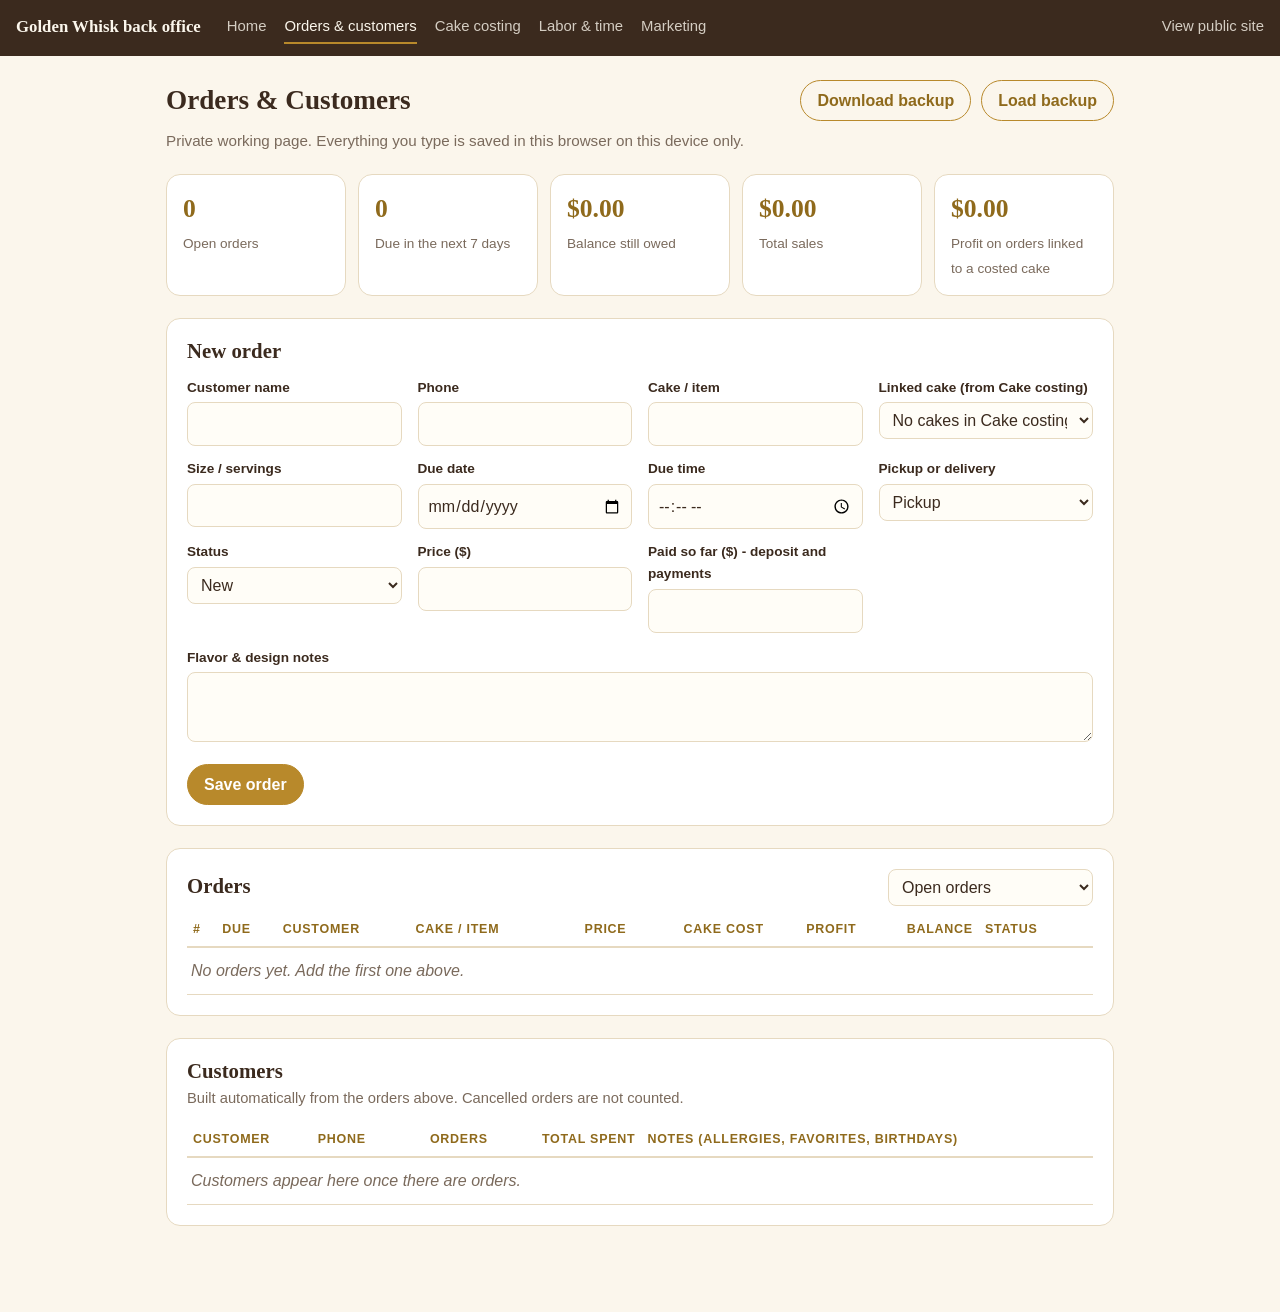
<file: admin/orders/index.html>
<!doctype html>
<html lang="en">
<head>
  <meta charset="utf-8">
  <meta name="viewport" content="width=device-width, initial-scale=1">
  <meta name="robots" content="noindex, nofollow">
  <title>Orders &amp; Customers - Golden Whisk Cakery</title>
  <link rel="stylesheet" href="../../styles.css">
  <link rel="stylesheet" href="../admin.css">
</head>
<body>
<nav class="adminnav" aria-label="Back office">
  <strong>Golden Whisk back office</strong>
  <a href="../">Home</a><a href="../orders/" class="on">Orders &amp; customers</a><a href="../costing/">Cake costing</a><a href="../labor/">Labor &amp; time</a><a href="../marketing/">Marketing</a>
  <a class="site" href="../../">View public site</a>
</nav>
<div class="wrap">
  <div class="top">
    <h1>Orders &amp; Customers</h1>
    <div class="savebar">
      <span class="saved" id="saved"></span>
      <button id="export">Download backup</button>
      <button id="importBtn">Load backup</button>
      <input type="file" id="import" accept="application/json,.json" hidden>
    </div>
  </div>
  <p class="sub">Private working page. Everything you type is saved in this browser on this device only.</p>

  <div class="stats">
    <div class="stat"><b id="sOpen">0</b><span>Open orders</span></div>
    <div class="stat"><b id="sWeek">0</b><span>Due in the next 7 days</span></div>
    <div class="stat"><b id="sOwed">$0.00</b><span>Balance still owed</span></div>
    <div class="stat"><b id="sSales">$0.00</b><span>Total sales</span></div>
    <div class="stat"><b id="sProfit">$0.00</b><span>Profit on orders linked to a costed cake</span></div>
  </div>

  <section class="panel" id="formPanel">
    <h2 id="formTitle">New order</h2>
    <form id="form" autocomplete="off">
      <div class="fields">
        <div><label for="customer">Customer name</label><input id="customer" list="names" required></div>
        <div><label for="phone">Phone</label><input id="phone" type="tel"></div>
        <div><label for="item">Cake / item</label><input id="item" required></div>
        <div><label for="cakeId">Linked cake (from Cake costing)</label><select id="cakeId"></select></div>
        <div><label for="size">Size / servings</label><input id="size"></div>
        <div><label for="dueDate">Due date</label><input id="dueDate" type="date" required></div>
        <div><label for="dueTime">Due time</label><input id="dueTime" type="time"></div>
        <div><label for="method">Pickup or delivery</label><select id="method"><option>Pickup</option><option>Delivery</option></select></div>
        <div><label for="status">Status</label><select id="status"><option>New</option><option>Confirmed</option><option>In Progress</option><option>Ready</option><option>Completed</option><option>Cancelled</option></select></div>
        <div><label for="price">Price ($)</label><input id="price" type="number" min="0" step="0.01" inputmode="decimal"></div>
        <div><label for="paid">Paid so far ($) - deposit and payments</label><input id="paid" type="number" min="0" step="0.01" inputmode="decimal"></div>
      </div>
      <div style="margin-bottom:14px"><label for="notes">Flavor &amp; design notes</label><textarea id="notes"></textarea></div>
      <datalist id="names"></datalist>
      <div class="formactions">
        <button class="solid" type="submit" id="saveBtn">Save order</button>
        <button type="button" id="cancelBtn" hidden>Cancel</button>
        <button type="button" id="deleteBtn" hidden>Delete order</button>
      </div>
    </form>
  </section>

  <section class="panel">
    <div class="top">
      <h2>Orders</h2>
      <select id="filter" aria-label="Show" style="width:auto">
        <option value="open">Open orders</option><option value="all">All orders</option><option value="done">Completed &amp; cancelled</option>
      </select>
    </div>
    <div class="scroll"><table>
      <thead><tr><th>#</th><th>Due</th><th>Customer</th><th>Cake / item</th><th class="num">Price</th><th class="num">Cake cost</th><th class="num">Profit</th><th class="num">Balance</th><th>Status</th><th></th></tr></thead>
      <tbody id="orders"></tbody>
    </table></div>
  </section>

  <section class="panel">
    <h2>Customers</h2>
    <p class="hint">Built automatically from the orders above. Cancelled orders are not counted.</p>
    <div class="scroll"><table>
      <thead><tr><th>Customer</th><th>Phone</th><th class="num">Orders</th><th class="num">Total spent</th><th>Notes (allergies, favorites, birthdays)</th></tr></thead>
      <tbody id="customers"></tbody>
    </table></div>
  </section>
</div>

<script src="../cost.js"></script>
<script>
(function () {
  "use strict";
  var KEY = "gwc-orders-v1";
  var $ = function (s) { return document.querySelector(s); };
  var num = function (v) { var n = parseFloat(v); return isFinite(n) ? n : 0; };
  var esc = function (s) { return String(s == null ? "" : s).replace(/[&<>"]/g, function (c) { return { "&": "&amp;", "<": "&lt;", ">": "&gt;", '"': "&quot;" }[c]; }); };
  var usd = new Intl.NumberFormat("en-US", { style: "currency", currency: "USD" });
  var FIELDS = ["customer", "phone", "item", "cakeId", "size", "dueDate", "dueTime", "method", "status", "price", "paid", "notes"];
  function blank() { return { orders: [], notes: {}, nextNum: 1 }; }

  var state = blank(), editing = null;
  try { var raw = localStorage.getItem(KEY); if (raw) state = Object.assign(blank(), JSON.parse(raw)); } catch (e) {}

  // Cakes come from the Cake costing page (same browser): cost = fixed cost per cake + that cake's custom items + labor.
  function costedCakes() {
    var out = {};
    var c = GWC.load();
    c.cakes.forEach(function (k) {
      var f = GWC.figures(c, k);
      out[k.id] = { name: k.name || "Untitled cake", cost: f.cost, price: f.actual ? k.price : (num(k.markup) > 0 ? f.suggested.toFixed(2) : "") };
    });
    return out;
  }
  var cakes = {};

  function save() {
    try {
      localStorage.setItem(KEY, JSON.stringify(state));
      $("#saved").textContent = "Saved " + new Date().toLocaleTimeString([], { hour: "numeric", minute: "2-digit" });
    } catch (e) { $("#saved").textContent = "Could not save in this browser - use Download backup"; }
  }
  function ymd(d) { return d.getFullYear() + "-" + String(d.getMonth() + 1).padStart(2, "0") + "-" + String(d.getDate()).padStart(2, "0"); }
  function showDate(s, t) {
    if (!s) return "-";
    var p = s.split("-"), d = new Date(+p[0], +p[1] - 1, +p[2]);
    var out = d.toLocaleDateString([], { weekday: "short", month: "short", day: "numeric" });
    if (t) { var h = t.split(":"); out += ", " + new Date(2000, 0, 1, +h[0], +h[1]).toLocaleTimeString([], { hour: "numeric", minute: "2-digit" }); }
    return out;
  }
  var closed = function (o) { return o.status === "Completed" || o.status === "Cancelled"; };
  var key = function (name) { return String(name || "").trim().toLowerCase(); };

  function render() {
    var today = ymd(new Date()), wk = new Date(); wk.setDate(wk.getDate() + 7); var week = ymd(wk);
    var live = state.orders.filter(function (o) { return o.status !== "Cancelled"; });
    $("#sOpen").textContent = state.orders.filter(function (o) { return !closed(o); }).length;
    $("#sWeek").textContent = state.orders.filter(function (o) { return !closed(o) && o.dueDate >= today && o.dueDate <= week; }).length;
    $("#sOwed").textContent = usd.format(live.reduce(function (s, o) { return s + num(o.price) - num(o.paid); }, 0));
    $("#sSales").textContent = usd.format(live.reduce(function (s, o) { return s + num(o.price); }, 0));

    cakes = costedCakes();
    var sel = $("#cakeId"), cur = sel.value, ids = Object.keys(cakes);
    sel.innerHTML = '<option value="">' + (ids.length ? "Not linked" : "No cakes in Cake costing yet") + "</option>" + ids.map(function (id) {
      return '<option value="' + id + '">' + esc(cakes[id].name) + " (cost " + usd.format(cakes[id].cost) + ")</option>";
    }).join("");
    sel.value = cur;
    $("#sProfit").textContent = usd.format(live.reduce(function (s, o) { return s + (cakes[o.cakeId] ? num(o.price) - cakes[o.cakeId].cost : 0); }, 0));

    var f = $("#filter").value;
    var rows = state.orders.filter(function (o) { return f === "all" || (f === "open" ? !closed(o) : closed(o)); })
      .sort(function (a, b) { return (a.dueDate + (a.dueTime || "")).localeCompare(b.dueDate + (b.dueTime || "")); });
    $("#orders").innerHTML = rows.map(function (o) {
      var bal = num(o.price) - num(o.paid), ck = cakes[o.cakeId], profit = ck ? num(o.price) - ck.cost : 0;
      var cls = o.status === "Completed" ? "done" : o.status === "Cancelled" ? "cancel" : o.status === "Ready" ? "ready" : "";
      return "<tr><td>" + o.num + "</td><td>" + esc(showDate(o.dueDate, o.dueTime)) + "<br><small>" + esc(o.method) + "</small></td><td>" + esc(o.customer) +
        "</td><td>" + esc(o.item) + (o.size ? "<br><small>" + esc(o.size) + "</small>" : "") + '</td><td class="num">' + usd.format(num(o.price)) +
        '</td><td class="num">' + (ck ? usd.format(ck.cost) : "-") + '</td><td class="num out' + (ck && profit < 0 ? " neg" : "") + '">' + (ck ? usd.format(profit) : "-") +
        '</td><td class="num out' + (bal > 0 ? " neg" : "") + '">' + usd.format(bal) + '</td><td><span class="pill ' + cls + '">' + esc(o.status) +
        '</span></td><td><button data-edit="' + o.id + '">Edit</button></td></tr>';
    }).join("") || '<tr><td colspan="10" class="empty">' + (state.orders.length ? "No orders in this view." : "No orders yet. Add the first one above.") + "</td></tr>";

    var cust = {};
    state.orders.forEach(function (o) {
      var k = key(o.customer); if (!k) return;
      var c = cust[k] || (cust[k] = { name: o.customer.trim(), phone: "", count: 0, spent: 0 });
      if (o.phone) c.phone = o.phone;
      if (o.status !== "Cancelled") { c.count++; c.spent += num(o.price); }
    });
    var list = Object.keys(cust).sort().map(function (k) { return [k, cust[k]]; });
    $("#customers").innerHTML = list.map(function (e) {
      var k = e[0], c = e[1];
      return "<tr><td>" + esc(c.name) + "</td><td>" + esc(c.phone) + '</td><td class="num">' + c.count + '</td><td class="num">' + usd.format(c.spent) +
        '</td><td><input data-note="' + esc(k) + '" value="' + esc(state.notes[k] || "") + '" aria-label="Notes for ' + esc(c.name) + '"></td></tr>';
    }).join("") || '<tr><td colspan="5" class="empty">Customers appear here once there are orders.</td></tr>';
    $("#names").innerHTML = list.map(function (e) { return '<option value="' + esc(e[1].name) + '">'; }).join("");
    window.__gwcCustomers = cust;
  }

  function resetForm() {
    editing = null; $("#form").reset();
    $("#formTitle").textContent = "New order"; $("#saveBtn").textContent = "Save order";
    $("#cancelBtn").hidden = true; $("#deleteBtn").hidden = true;
  }
  $("#form").addEventListener("submit", function (e) {
    e.preventDefault();
    var o = editing ? state.orders.filter(function (x) { return x.id === editing; })[0] : { id: Math.random().toString(36).slice(2, 9), num: state.nextNum++, created: ymd(new Date()) };
    FIELDS.forEach(function (k) { o[k] = $("#" + k).value.trim(); });
    if (!editing) state.orders.push(o);
    save(); resetForm(); render();
  });
  $("#cakeId").addEventListener("change", function () {   // picking a costed cake fills in blanks only
    var ck = cakes[this.value]; if (!ck) return;
    if (!$("#item").value) $("#item").value = ck.name;
    if (!$("#price").value && String(ck.price || "").trim() !== "") $("#price").value = ck.price;
  });
  $("#customer").addEventListener("change", function () {   // returning customer: fill in their phone
    var c = (window.__gwcCustomers || {})[key(this.value)];
    if (c && c.phone && !$("#phone").value) $("#phone").value = c.phone;
  });
  $("#orders").addEventListener("click", function (e) {
    var b = e.target.closest("[data-edit]"); if (!b) return;
    var o = state.orders.filter(function (x) { return x.id === b.dataset.edit; })[0];
    editing = o.id; render(); FIELDS.forEach(function (k) { $("#" + k).value = o[k] || ""; });
    $("#formTitle").textContent = "Edit order #" + o.num; $("#saveBtn").textContent = "Save changes";
    $("#cancelBtn").hidden = false; $("#deleteBtn").hidden = false;
    $("#formPanel").scrollIntoView({ behavior: "smooth" });
  });
  $("#cancelBtn").addEventListener("click", resetForm);
  $("#deleteBtn").addEventListener("click", function () {
    if (!editing || !confirm("Delete this order? This cannot be undone.")) return;
    state.orders = state.orders.filter(function (x) { return x.id !== editing; });
    save(); resetForm(); render();
  });
  $("#filter").addEventListener("change", render);
  $("#customers").addEventListener("input", function (e) {
    if (e.target.dataset.note != null) { state.notes[e.target.dataset.note] = e.target.value; save(); }
  });

  $("#export").addEventListener("click", function () {
    var a = document.createElement("a");
    a.href = URL.createObjectURL(new Blob([JSON.stringify(state, null, 2)], { type: "application/json" }));
    a.download = "golden-whisk-orders-" + ymd(new Date()) + ".json";
    a.click(); setTimeout(function () { URL.revokeObjectURL(a.href); }, 1000);
  });
  $("#importBtn").addEventListener("click", function () { $("#import").click(); });
  $("#import").addEventListener("change", function (e) {
    var f = e.target.files[0]; if (!f) return;
    var r = new FileReader();
    r.onload = function () {
      try {
        var d = JSON.parse(r.result);
        if (!d || !Array.isArray(d.orders)) throw new Error("bad file");
        if (!confirm("Replace everything on this page with the backup?")) return;
        state = Object.assign(blank(), d); save(); resetForm(); render();
      } catch (err) { alert("That file is not a Golden Whisk orders backup."); }
      e.target.value = "";
    };
    r.readAsText(f);
  });

  render();
})();
</script>
</body>
</html>
</file>
<file: styles.css>
:root {
  --cream: #fbf6ec;
  --paper: #ffffff;
  --tint: #f4ead6;
  --gold: #b8892b;
  --gold-deep: #8f6a1c;
  --cocoa: #3b2a1e;
  --muted: #7a6a5c;
  --line: #e6d9c0;
  --radius: 14px;
  --serif: "Playfair Display", "Iowan Old Style", Georgia, "Times New Roman", serif;
  --sans: -apple-system, BlinkMacSystemFont, "Segoe UI", Helvetica, Arial, sans-serif;
}

* { box-sizing: border-box; }
html { scroll-behavior: smooth; }
body {
  margin: 0;
  background: var(--cream);
  color: var(--cocoa);
  font-family: var(--sans);
  font-size: 17px;
  line-height: 1.6;
}
h1, h2, h3 { font-family: var(--serif); line-height: 1.15; margin: 0 0 .5em; font-weight: 700; }
h1 { font-size: clamp(2.1rem, 5.5vw, 3.6rem); }
h2 { font-size: clamp(1.7rem, 4vw, 2.4rem); }
h3 { font-size: 1.25rem; }
p { margin: 0 0 1em; }
a { color: inherit; }

/* ---- Draft placeholders: delete this block and the banner before going live ---- */
.draft-banner {
  background: #fff3bf; color: #5c4a00; text-align: center;
  font-size: .85rem; padding: 6px 16px; border-bottom: 1px solid #e8d77a;
}
.ph { background: #fff3bf; border-bottom: 1px dashed #b89b00; border-radius: 3px; padding: 0 3px; }
.ph-photo {
  background: repeating-linear-gradient(45deg, #f0e3c6, #f0e3c6 12px, #f6ecd6 12px, #f6ecd6 24px);
  border: 2px dashed #cdb47c; color: var(--gold-deep);
}
/* ------------------------------------------------------------------------------ */

.site-header {
  position: sticky; top: 0; z-index: 10;
  display: flex; align-items: center; justify-content: space-between; gap: 16px; flex-wrap: wrap;
  padding: 14px clamp(16px, 5vw, 56px);
  background: rgba(251, 246, 236, .94); backdrop-filter: blur(6px);
  border-bottom: 1px solid var(--line);
}
.brand { display: flex; align-items: center; gap: 10px; text-decoration: none; font-family: var(--serif); font-weight: 700; font-size: 1.2rem; }
.whisk { width: 30px; height: 30px; color: var(--gold); flex: none; }
nav { display: flex; align-items: center; gap: clamp(12px, 2.5vw, 28px); flex-wrap: wrap; font-size: .95rem; }
nav a { text-decoration: none; }
nav a:hover { color: var(--gold-deep); }
.nav-cta { border: 1.5px solid var(--gold); border-radius: 999px; padding: 6px 16px; }

.hero {
  display: grid; grid-template-columns: 1.1fr .9fr; gap: clamp(24px, 5vw, 64px); align-items: center;
  padding: clamp(40px, 8vw, 96px) clamp(16px, 5vw, 56px);
  max-width: 1200px; margin: 0 auto;
}
.eyebrow { text-transform: uppercase; letter-spacing: .16em; font-size: .78rem; font-weight: 600; color: var(--gold-deep); margin-bottom: .8em; }
.lede { font-size: 1.15rem; color: var(--muted); max-width: 34em; }
.actions { display: flex; flex-wrap: wrap; gap: 12px; margin: 1.6em 0 1.2em; }
.btn { display: inline-block; text-decoration: none; font-weight: 600; padding: 13px 26px; border-radius: 999px; }
.btn-primary { background: var(--gold); color: #fff; }
.btn-primary:hover { background: var(--gold-deep); }
.btn-ghost { border: 1.5px solid var(--cocoa); }
.btn-ghost:hover { background: var(--cocoa); color: var(--cream); }
.hero-note { font-size: .92rem; color: var(--muted); margin: 0; }

.photo { display: flex; align-items: center; justify-content: center; text-align: center; font-size: .9rem; border-radius: var(--radius); aspect-ratio: 4 / 3; }
.photo-hero { aspect-ratio: 4 / 5; border-radius: 200px 200px var(--radius) var(--radius); }
.photo-about { aspect-ratio: 1; border-radius: 50%; max-width: 320px; width: 100%; justify-self: center; }

.section { padding: clamp(48px, 8vw, 96px) clamp(16px, 5vw, 56px); max-width: 1200px; margin: 0 auto; }
.section-tint { max-width: none; background: var(--tint); }
.section-tint > * { max-width: 1088px; margin-left: auto; margin-right: auto; }
.section-head { text-align: center; max-width: 40em; margin: 0 auto clamp(28px, 5vw, 48px); }
.section-head p:last-child { color: var(--muted); margin-bottom: 0; }

.cards { display: grid; grid-template-columns: repeat(auto-fit, minmax(260px, 1fr)); gap: 24px; }
.card { background: var(--paper); border: 1px solid var(--line); border-radius: var(--radius); overflow: hidden; display: flex; flex-direction: column; }
.card .photo { border-radius: 0; border-width: 0 0 2px 0; }
.card-body { padding: 20px 22px 22px; }
.card-body p { color: var(--muted); font-size: .97rem; }
.prices { list-style: none; margin: 0; padding: 0; border-top: 1px solid var(--line); }
.prices li { display: flex; justify-content: space-between; gap: 12px; padding: 9px 0; border-bottom: 1px solid var(--line); font-size: .97rem; }
.prices li > :last-child { font-weight: 700; color: var(--gold-deep); }
.flavors { margin-top: 32px; padding: 24px 26px; background: var(--paper); border: 1px solid var(--line); border-radius: var(--radius); }
.flavors p { margin: 0; color: var(--muted); }

.steps { list-style: none; counter-reset: step; padding: 0; display: grid; grid-template-columns: repeat(auto-fit, minmax(240px, 1fr)); gap: 24px; }
.steps li { counter-increment: step; background: var(--paper); border-radius: var(--radius); padding: 26px 24px; border: 1px solid var(--line); }
.steps li::before {
  content: counter(step); display: flex; align-items: center; justify-content: center;
  width: 40px; height: 40px; border-radius: 50%; background: var(--gold); color: #fff;
  font-family: var(--serif); font-weight: 700; font-size: 1.15rem; margin-bottom: 14px;
}
.steps p { margin: 0; color: var(--muted); }
.notice { text-align: center; margin-top: 28px; margin-bottom: 0; font-size: .97rem; }

.about { display: grid; grid-template-columns: minmax(200px, 320px) 1fr; gap: clamp(24px, 6vw, 72px); align-items: center; }
.about p:last-child { color: var(--muted); max-width: 36em; }

.contact { text-align: center; }
.contact-list { list-style: none; padding: 0; margin: 28px auto 0; max-width: 560px; text-align: left; background: var(--paper); border: 1px solid var(--line); border-radius: var(--radius); }
.contact-list li { display: flex; justify-content: space-between; gap: 16px; flex-wrap: wrap; padding: 15px 22px; border-bottom: 1px solid var(--line); }
.contact-list li:last-child { border-bottom: 0; }
.label { font-weight: 600; }

.site-footer { text-align: center; padding: 28px 16px; border-top: 1px solid var(--line); color: var(--muted); font-size: .9rem; }
.site-footer p { margin: 0; }

@media (max-width: 760px) {
  .hero, .about { grid-template-columns: 1fr; }
  .photo-hero { aspect-ratio: 4 / 3; border-radius: var(--radius); order: -1; }
  .site-header { justify-content: center; }
  nav { justify-content: center; }
}
</file>
<file: admin/admin.css>
body { font-size: 16px; }
.wrap { max-width: 980px; margin: 0 auto; padding: 24px 16px 64px; }
.top { display: flex; justify-content: space-between; align-items: center; gap: 12px; flex-wrap: wrap; margin-bottom: 8px; }
.top h1 { font-size: 1.7rem; margin: 0; }
.sub { color: var(--muted); margin: 0 0 20px; font-size: .95rem; }
.panel { background: var(--paper); border: 1px solid var(--line); border-radius: var(--radius); padding: 20px; margin-bottom: 22px; }
.panel h2 { font-size: 1.3rem; margin-bottom: 4px; }
.panel > .hint { color: var(--muted); font-size: .92rem; margin-bottom: 14px; }
.scroll { overflow-x: auto; }
table { border-collapse: collapse; width: 100%; min-width: 520px; }
th { text-align: left; font-size: .78rem; text-transform: uppercase; letter-spacing: .06em; color: var(--gold-deep); padding: 6px 6px; border-bottom: 2px solid var(--line); white-space: nowrap; }
td { padding: 5px 6px; border-bottom: 1px solid var(--line); vertical-align: middle; }
td.out { font-weight: 600; white-space: nowrap; }
td.num, th.num { text-align: right; }
input, select { font: inherit; color: inherit; width: 100%; padding: 8px 9px; border: 1px solid var(--line); border-radius: 8px; background: #fffdf7; }
input:focus, select:focus { outline: 2px solid var(--gold); outline-offset: 0; border-color: var(--gold); }
input[type=number] { text-align: right; min-width: 84px; }
button { font: inherit; cursor: pointer; border-radius: 999px; border: 1.5px solid var(--gold); background: transparent; color: var(--gold-deep); padding: 7px 16px; font-weight: 600; }
button:hover { background: var(--gold); color: #fff; }
button.solid { background: var(--gold); color: #fff; }
button.solid:hover { background: var(--gold-deep); }
button.del { border: 0; padding: 4px 9px; color: var(--muted); font-size: 1.1rem; line-height: 1; }
button.del:hover { background: #f3d9d2; color: #8a2a17; }
.row-actions { margin-top: 12px; }
.fields { display: grid; grid-template-columns: repeat(auto-fit, minmax(200px, 1fr)); gap: 12px 16px; margin: 14px 0; }
label { display: block; font-size: .85rem; font-weight: 600; margin-bottom: 4px; }
.cakebar { display: flex; gap: 10px; flex-wrap: wrap; align-items: center; margin-bottom: 6px; }
.cakebar select { flex: 1 1 220px; width: auto; }
h3.group { font-family: var(--sans); font-size: .8rem; text-transform: uppercase; letter-spacing: .1em; color: #fff; background: var(--gold); padding: 6px 12px; border-radius: 6px; margin: 22px 0 6px; }
.lines { list-style: none; margin: 0; padding: 0; }
.lines li { display: flex; justify-content: space-between; gap: 16px; padding: 8px 4px; border-bottom: 1px solid var(--line); }
.lines li.total { font-weight: 700; font-size: 1.05rem; }
.lines li.big { font-weight: 700; font-size: 1.3rem; color: var(--gold-deep); border-bottom: 0; }
.lines small { display: block; color: var(--muted); font-weight: 400; font-size: .82rem; }
.neg { color: #a12b12; }
.empty { color: var(--muted); font-style: italic; padding: 10px 4px; }
.savebar { display: flex; gap: 10px; flex-wrap: wrap; align-items: center; }
.saved { font-size: .85rem; color: var(--muted); }
.note { font-size: .88rem; color: var(--muted); }

.adminnav { display: flex; gap: 6px 18px; flex-wrap: wrap; align-items: center; padding: 12px 16px; background: var(--cocoa); color: var(--cream); font-size: .93rem; }
.adminnav strong { font-family: var(--serif); font-size: 1.05rem; margin-right: 8px; }
.adminnav a { color: var(--cream); text-decoration: none; opacity: .8; padding: 3px 0; border-bottom: 2px solid transparent; }
.adminnav a:hover, .adminnav a.on { opacity: 1; border-bottom-color: var(--gold); }
.adminnav .site { margin-left: auto; }
.stats { display: grid; grid-template-columns: repeat(auto-fit, minmax(150px, 1fr)); gap: 12px; margin-bottom: 22px; }
.stat { background: var(--paper); border: 1px solid var(--line); border-radius: var(--radius); padding: 14px 16px; }
.stat b { display: block; font-family: var(--serif); font-size: 1.6rem; color: var(--gold-deep); }
.stat span { font-size: .85rem; color: var(--muted); }
textarea { font: inherit; color: inherit; width: 100%; padding: 8px 9px; border: 1px solid var(--line); border-radius: 8px; background: #fffdf7; min-height: 70px; resize: vertical; }
.formactions { display: flex; gap: 10px; flex-wrap: wrap; }
.pill { display: inline-block; font-size: .78rem; font-weight: 700; padding: 2px 10px; border-radius: 999px; background: var(--tint); color: var(--gold-deep); white-space: nowrap; }
.pill.done { background: #e3efdc; color: #2f6b1f; } .pill.cancel { background: #eee; color: #777; } .pill.ready { background: #fde9b8; color: #7a5200; }
.tiles { display: grid; grid-template-columns: repeat(auto-fit, minmax(230px, 1fr)); gap: 18px; }
.tile { display: block; text-decoration: none; background: var(--paper); border: 1px solid var(--line); border-radius: var(--radius); padding: 22px; }
.tile:hover { border-color: var(--gold); }
.tile h2 { font-size: 1.25rem; margin-bottom: 6px; } .tile p { margin: 0; color: var(--muted); font-size: .93rem; }
.post { border-top: 1px solid var(--line); padding: 14px 0; } .post:first-of-type { border-top: 0; }
.post h3 { font-size: 1.05rem; margin-bottom: 2px; } .post .when { font-size: .85rem; color: var(--muted); margin-bottom: 8px; }
.post pre { white-space: pre-wrap; font: inherit; background: #fffdf7; border: 1px solid var(--line); border-radius: 8px; padding: 12px; margin: 0 0 8px; }
</file>
